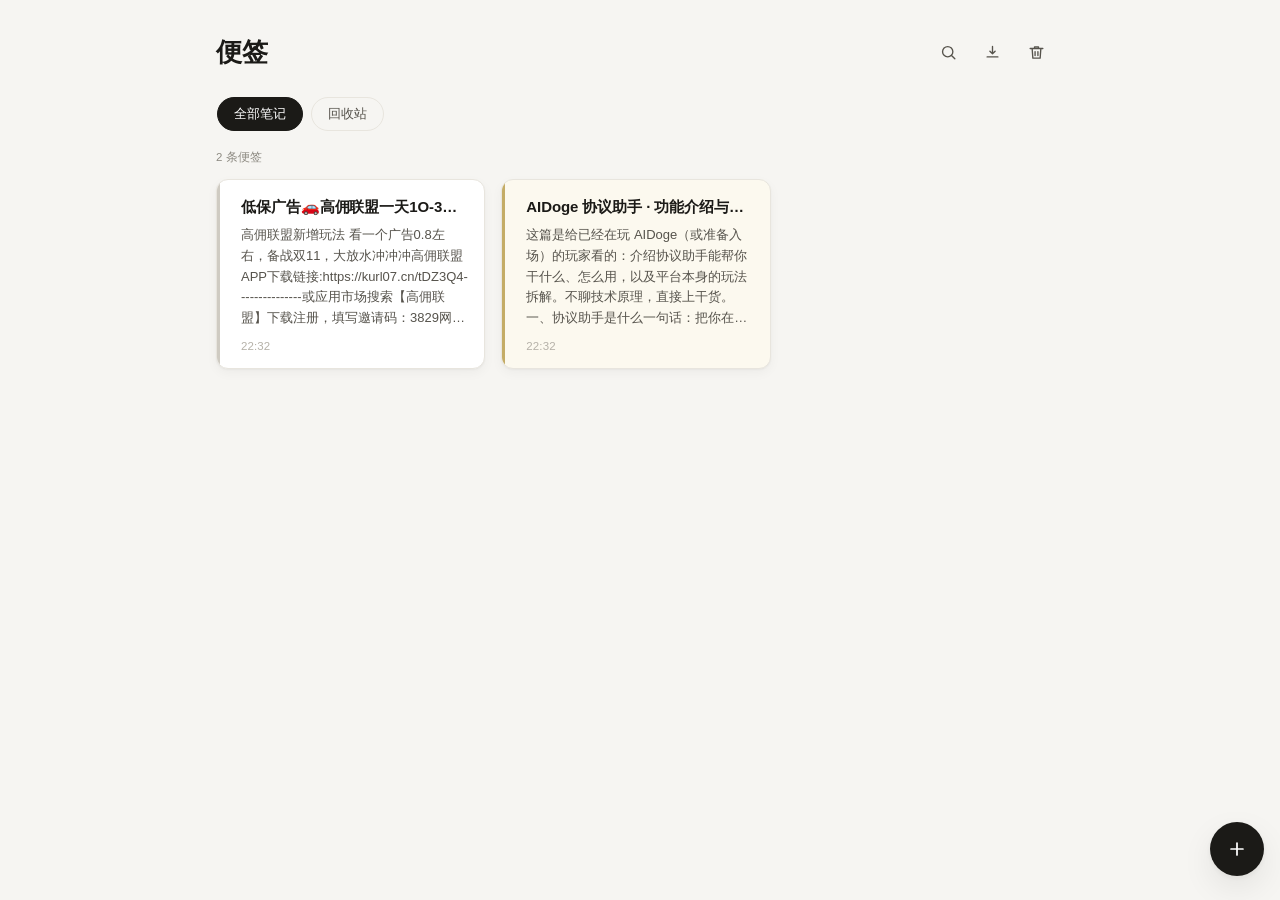
<file: index.html>
<!DOCTYPE html>
<html lang="zh-CN">
<head>
<meta charset="utf-8">
<meta name="viewport" content="width=device-width,initial-scale=1,viewport-fit=cover">
<meta name="theme-color" content="#F6F5F2">
<meta name="robots" content="noindex">
<title>便签 · 复刻版</title>
<link rel="icon" href="data:,">
<style>
  html, body { margin: 0; height: 100%; background: #F6F5F2; color: #1B1A17; }
  body {
    display: flex; align-items: center; justify-content: center;
    font: 15px/1.6 -apple-system, BlinkMacSystemFont, "PingFang SC", "Segoe UI", sans-serif;
  }
  p { opacity: .55; letter-spacing: .02em; }
</style>
<script>
  /* 域名根入口 → 正式应用（保留查询串与 #片段，旧分享链接照样能解） */
  (function () {
    location.replace('coloros/index.html' + location.search + location.hash);
  })();
</script>
</head>
<body><p>正在打开便签…</p></body>
</html>
</file>
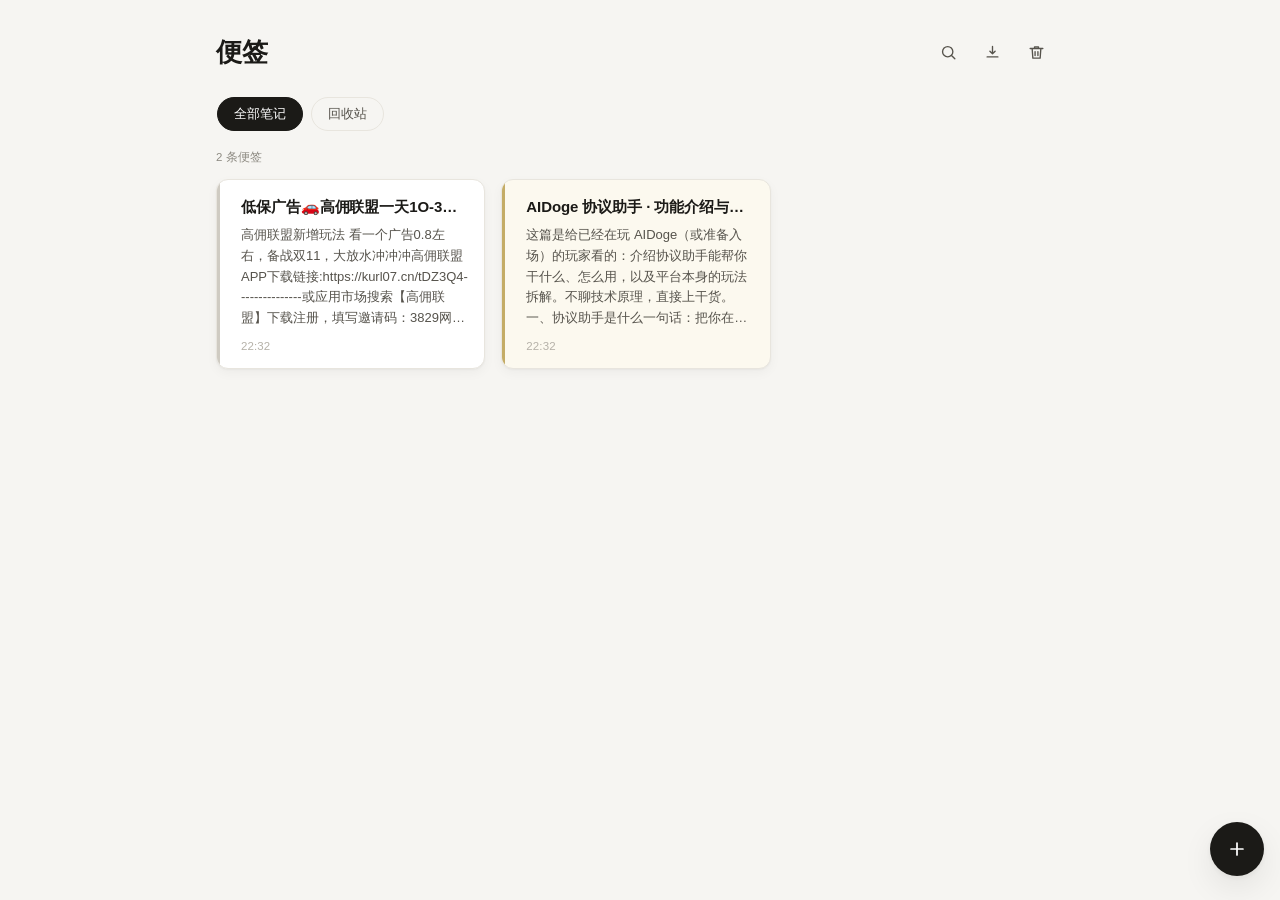
<file: coloros/index.html>
<!DOCTYPE html>
<html lang="zh-CN">
<head>
<meta charset="UTF-8">
<meta name="viewport" content="width=device-width, initial-scale=1, viewport-fit=cover">
<meta name="theme-color" content="#F6F5F2">
<title>便签 · 复刻版</title>
<link rel="stylesheet" href="style.css">
</head>
<body>

<!-- SVG 图标定义：统一 24 画布 / 1.7 描边 / 圆头端点 -->
<svg width="0" height="0" style="position:absolute" aria-hidden="true">
  <defs>
    <symbol id="i-search" viewBox="0 0 24 24"><circle cx="11" cy="11" r="6.5"/><path d="M15.8 15.8L20 20"/></symbol>
    <symbol id="i-trash" viewBox="0 0 24 24"><path d="M4 7h16M9.5 7V4.8h5V7M6.5 7l.9 12.2h9.2L17.5 7M10.2 10.8v5M13.8 10.8v5"/></symbol>
    <symbol id="i-save" viewBox="0 0 24 24"><path d="M12 4.4v9.2M8.7 10.4 12 13.7l3.3-3.3M5.2 17.6h13.6"/></symbol>
    <symbol id="i-back" viewBox="0 0 24 24"><path d="M14.5 5.5L8 12l6.5 6.5"/></symbol>
    <symbol id="i-share" viewBox="0 0 24 24"><circle cx="6.5" cy="12" r="2.4"/><circle cx="17" cy="6.2" r="2.4"/><circle cx="17" cy="17.8" r="2.4"/><path d="M8.7 10.9l6.1-3.5M8.7 13.1l6.1 3.5"/></symbol>
    <symbol id="i-next" viewBox="0 0 24 24"><path d="M5 12h13M12.5 5.5L19 12l-6.5 6.5"/></symbol>
    <symbol id="i-restore" viewBox="0 0 24 24"><path d="M4.5 10.5A8 8 0 1 1 12 20"/><path d="M4.5 5.5v5h5"/></symbol>
    <symbol id="i-plus" viewBox="0 0 24 24"><path d="M12 5.5v13M5.5 12h13"/></symbol>
    <symbol id="i-close" viewBox="0 0 24 24"><path d="M6.5 6.5l11 11M17.5 6.5l-11 11"/></symbol>
    <symbol id="i-link" viewBox="0 0 24 24"><path d="M10.5 13.5a4 4 0 0 0 5.7 0l2.6-2.6a4 4 0 0 0-5.7-5.7l-1.4 1.4"/><path d="M13.5 10.5a4 4 0 0 0-5.7 0l-2.6 2.6a4 4 0 0 0 5.7 5.7l1.4-1.4"/></symbol>
    <symbol id="i-note" viewBox="0 0 24 24"><path d="M6 4.5h8.5L19 9v10.5a1 1 0 0 1-1 1H6a1 1 0 0 1-1-1V5.5a1 1 0 0 1 1-1z"/><path d="M14.2 4.7v4.5h4.5M8.5 13h7M8.5 16.2h4.5"/></symbol>
    <symbol id="i-lock" viewBox="0 0 24 24"><rect x="5" y="10.5" width="14" height="9.5" rx="1.6"/><path d="M8.2 10.5V8a3.8 3.8 0 0 1 7.6 0v2.5M12 14v2.6"/></symbol>
    <symbol id="i-bullet" viewBox="0 0 24 24"><circle cx="5.6" cy="7.5" r="1.15" fill="currentColor" stroke="none"/><circle cx="5.6" cy="12" r="1.15" fill="currentColor" stroke="none"/><circle cx="5.6" cy="16.5" r="1.15" fill="currentColor" stroke="none"/><path d="M9.5 7.5h10M9.5 12h10M9.5 16.5h10"/></symbol>
    <symbol id="i-check-square" viewBox="0 0 24 24"><rect x="4" y="4" width="16" height="16" rx="3.2"/><path d="M8.4 12.2l2.6 2.6 4.6-5"/></symbol>
    <symbol id="i-minus" viewBox="0 0 24 24"><path d="M5 12h14"/></symbol>
    <symbol id="i-image" viewBox="0 0 24 24"><rect x="4" y="5.2" width="16" height="13.6" rx="2.4"/><circle cx="9" cy="10" r="1.35"/><path d="M5.2 17.2l4.4-4 3.3 3 2.6-2.3 4.3 4"/></symbol>
    <symbol id="i-align-center" viewBox="0 0 24 24"><path d="M5 7h14M7.5 12h9M5 17h14"/></symbol>
    <symbol id="i-undo" viewBox="0 0 24 24"><path d="M8.5 6.5L4 11l4.5 4.5"/><path d="M4 11h9.5a5 5 0 0 1 0 10H10"/></symbol>
    <symbol id="i-redo" viewBox="0 0 24 24"><path d="M15.5 6.5L20 11l-4.5 4.5"/><path d="M20 11h-9.5a5 5 0 0 0 0 10H14"/></symbol>
    <symbol id="i-doc" viewBox="0 0 24 24"><path d="M6.5 3.5h7L18.5 8.5V20.5h-12z"/><path d="M13.2 3.6v5h5.2"/><path d="M9 13h6.5M9 16.3h4.5"/></symbol>
  </defs>
</svg>

<!-- ============ 列表视图 ============ -->
<section id="listView">
  <header class="l-head">
    <h1 id="lTitle">便签</h1>
    <div class="l-tools">
      <button id="searchBtn" class="ib" title="搜索" aria-label="搜索">
        <svg class="ico"><use href="#i-search"/></svg>
      </button>
      <button id="backupBtn" class="ib" title="备份与恢复" aria-label="备份与恢复">
        <svg class="ico"><use href="#i-save"/></svg>
      </button>
      <button id="emptyTrash" class="ib" title="清空回收站" aria-label="清空回收站">
        <svg class="ico"><use href="#i-trash"/></svg>
      </button>
    </div>
    <div class="search-wrap" id="searchWrap" hidden>
      <input id="searchInput" placeholder="搜索标题或正文" aria-label="搜索便签">
      <button id="searchClose" aria-label="关闭搜索"><svg class="ico" style="width:16px;height:16px"><use href="#i-close"/></svg></button>
    </div>
  </header>

  <nav class="fol-row" id="folders" aria-label="分类"></nav>
  <div class="l-count" id="listCount"></div>

  <main class="grid" id="grid"></main>

  <div class="empty" id="empty" hidden>
    <span class="empty-ico"><svg class="ico"><use href="#i-note"/></svg></span>
    <p id="emptyText">还没有便签</p>
    <button class="rf-btn" id="btnRestoreDoc" hidden style="height:auto;padding:11px 20px;font-size:var(--fs-4)">恢复复刻文档到首页</button>
    <button class="rf-btn" id="btnRestoreTut" hidden style="height:auto;padding:11px 20px;font-size:var(--fs-4)">恢复 AIDoge 教程到首页</button>
  </div>
  </div>

  <button class="fab" id="fab" aria-label="新建便签" title="新建便签">
    <svg class="ico"><use href="#i-plus"/></svg>
  </button>
</section>

<!-- ============ 编辑视图 ============ -->
<section id="editView" hidden>
  <header class="e-head">
    <button class="ib" id="backBtn" title="返回" aria-label="返回">
      <svg class="ico"><use href="#i-back"/></svg>
    </button>
    <span class="e-meta" id="editMeta"></span>
    <div class="e-acts">
      <button class="ib" id="shareBtn" title="分享" aria-label="分享">
        <svg class="ico"><use href="#i-share"/></svg>
      </button>
      <button class="ib" id="restoreBtn" hidden title="恢复" aria-label="恢复便签">
        <svg class="ico"><use href="#i-restore"/></svg>
      </button>
      <button class="ib" id="delBtn" title="移入回收站" aria-label="移入回收站">
        <svg class="ico"><use href="#i-trash"/></svg>
      </button>
      <button class="ib" id="trashBtn" title="关闭" aria-label="关闭并返回列表">
        <svg class="ico"><use href="#i-next"/></svg>
      </button>
    </div>
  </header>

  <div class="paper" id="paperBox" data-note-color="paper">
    <input id="titleInput" placeholder="标题" aria-label="便签标题">
    <div id="editor" contenteditable="true" spellcheck="false" data-ph="开始输入…" aria-label="便签正文" role="textbox" aria-multiline="true"></div>
  </div>

  <footer class="e-tools">
    <div class="t-row" id="toolbar" role="toolbar" aria-label="格式工具">
      <button data-t="bold" title="加粗" aria-label="加粗" style="font-weight:680;font-size:15px">B</button>
      <button data-t="italic" title="斜体" aria-label="斜体" style="font-style:italic;font-size:15px;font-family:Georgia,serif">I</button>
      <button data-t="underline" title="下划线" aria-label="下划线" style="text-decoration:underline;text-underline-offset:2px;font-size:15px">U</button>
      <button data-t="strike" title="删除线" aria-label="删除线" style="text-decoration:line-through;font-size:15px">S</button>
      <span class="sep" aria-hidden="true"></span>
      <button data-t="h2" title="标题" aria-label="标题" style="font-weight:660;font-size:14px">H</button>
      <button data-t="quote" title="引用" aria-label="引用" style="font-size:17px;line-height:1">“</button>
      <button data-t="ul" title="无序列表" aria-label="无序列表">
        <svg class="ico"><use href="#i-bullet"/></svg>
      </button>
      <button data-t="ol" title="有序列表" aria-label="有序列表" style="font-size:13px;font-variant-numeric:tabular-nums">1.</button>
      <button data-t="todo" title="待办" aria-label="插入待办">
        <svg class="ico"><use href="#i-check-square"/></svg>
      </button>
      <span class="sep" aria-hidden="true"></span>
      <button data-t="hr" title="分割线" aria-label="插入分割线">
        <svg class="ico"><use href="#i-minus"/></svg>
      </button>
      <button data-t="img" title="插入图片" aria-label="插入图片">
        <svg class="ico"><use href="#i-image"/></svg>
      </button>
      <button data-t="center" title="居中" aria-label="居中对齐">
        <svg class="ico"><use href="#i-align-center"/></svg>
      </button>
      <span class="sep" aria-hidden="true"></span>
      <button data-t="undo" title="撤销" aria-label="撤销">
        <svg class="ico"><use href="#i-undo"/></svg>
      </button>
      <button data-t="redo" title="重做" aria-label="重做">
        <svg class="ico"><use href="#i-redo"/></svg>
      </button>
    </div>
    <div class="t-row colors" id="colorRow" role="group" aria-label="便签纸颜色"></div>
    <input type="file" id="imgFile" accept="image/*" hidden>
  </footer>
</section>

<!-- ============ 分享链接阅读视图 ============ -->
<section id="readView" hidden>
  <header class="e-head">
    <span class="e-meta" id="readMeta"></span>
    <div class="e-acts">
      <span id="readLive" hidden style="font-size:12px;line-height:1;padding:5px 9px;border-radius:999px;background:#EAF3EC;color:#3C6B47;border:1px solid #CFE3D4;white-space:nowrap;margin-right:6px">● 实时同步</span>
      <button class="ib" id="readCopyBtn" title="复制链接" aria-label="复制链接">
        <svg class="ico"><use href="#i-link"/></svg>
      </button>
    </div>
  </header>
  <div class="paper" style="margin-top:8px">
    <h2 id="readTitle" class="read-t"></h2>
    <div id="readPaper" class="read-body"></div>
  </div>
  <footer class="read-foot">
    <button class="rf-btn" id="readPwBtn" hidden>
      <svg class="ico" style="width:17px;height:17px;display:inline-block;vertical-align:-3px;margin-right:6px"><use href="#i-lock"/></svg>输入密码查看
    </button>
  </footer>
</section>

<!-- ============ 分享面板 ============ -->
<div class="sheet" id="shareSheet" hidden>
  <div class="sheet-mask" id="shareMask"></div>
  <div class="sheet-body">
    <div class="sh-title">分享笔记</div>
    <button class="sh-item" id="shLink">以链接形式分享</button>
    <button class="sh-item" id="shText">以文字形式分享</button>
    <button class="sh-item" id="shPic">以图片形式分享</button>
    <div class="sh-pw" id="shPwRow" hidden>
      <label class="sh-pw-label" for="shPwInput">查看密码</label>
      <input type="password" id="shPwInput" placeholder="留空 = 不加密" aria-label="查看密码，留空则不加密">
      <button id="shPwGo">生成</button>
    </div>
    <div class="sh-live" id="shLiveRow" hidden>
      <label class="sh-live-label" for="shLiveChk">
        <input type="checkbox" id="shLiveChk">
        <span>固定链接 · 内容随时更新</span>
      </label>
      <div class="sh-live-hint" id="shLiveHint">首次创建后，以后每次保存都会自动同步这条链接（对方不用换链接，页面约 20~30 秒自动更新）</div>
    </div>
    <div class="sh-link" id="shLinkBox" hidden></div>
    <div class="sh-gh" id="shGhRow" hidden>
      <div class="sh-gh-t">🔗 让每个文档的链接都变短</div>
      <div class="sh-gh-d">内容存进你自己仓库的 shares/ 目录，链接只有 40 多个字符。<strong>注意：该目录公开可读</strong>，私密内容请点「查看密码」加密后再分享。只需授权一次：</div>
      <div class="sh-pw">
        <input type="password" id="ghToken" placeholder="粘贴 GitHub 令牌" aria-label="GitHub 令牌">
        <button id="ghSave">保存</button>
      </div>
      <a class="sh-gh-link" href="https://github.com/settings/tokens/new?scopes=repo&amp;description=bianqian-share" target="_blank" rel="noopener noreferrer">没有令牌？点这里创建 ↗ 页面底部点 Generate token，复制后粘贴到上面</a>
      <div class="sh-gh-err" id="ghErr" hidden></div>
    </div>
    <button class="sh-cancel" id="shCancel">取消</button>
  </div>
</div>

<div class="toast" id="toast" hidden role="status" aria-live="polite"></div>

<!-- ============ 备份面板 ============ -->
<div class="sheet" id="backupSheet" hidden>
  <div class="sheet-mask" id="backupMask"></div>
  <div class="sheet-body">
    <div class="sh-title">备份与恢复</div>
    <button class="sh-item" id="bkExport">导出全部便签</button>
    <button class="sh-item" id="bkImport">从备份文件恢复</button>
    <div class="sh-gh" id="bkNote">
      <div class="sh-gh-d">导出的 .json 文件可以换设备、换域名时搬运。恢复时按原编号写入，同一条不会重复。</div>
      <div class="sh-gh-err" id="bkErr" hidden></div>
    </div>
    <input type="file" id="bkFile" accept="application/json,.json" hidden>
    <button class="sh-cancel" id="bkCancel">取消</button>
  </div>
</div>

<script src="codec.js"></script>
<script src="db.js"></script>
<script src="tutorial-content.js"></script>
<script src="coloros-doc-content.js"></script>
<script src="editor.js"></script>
<script src="app.js"></script>
</body>
</html>
</file>
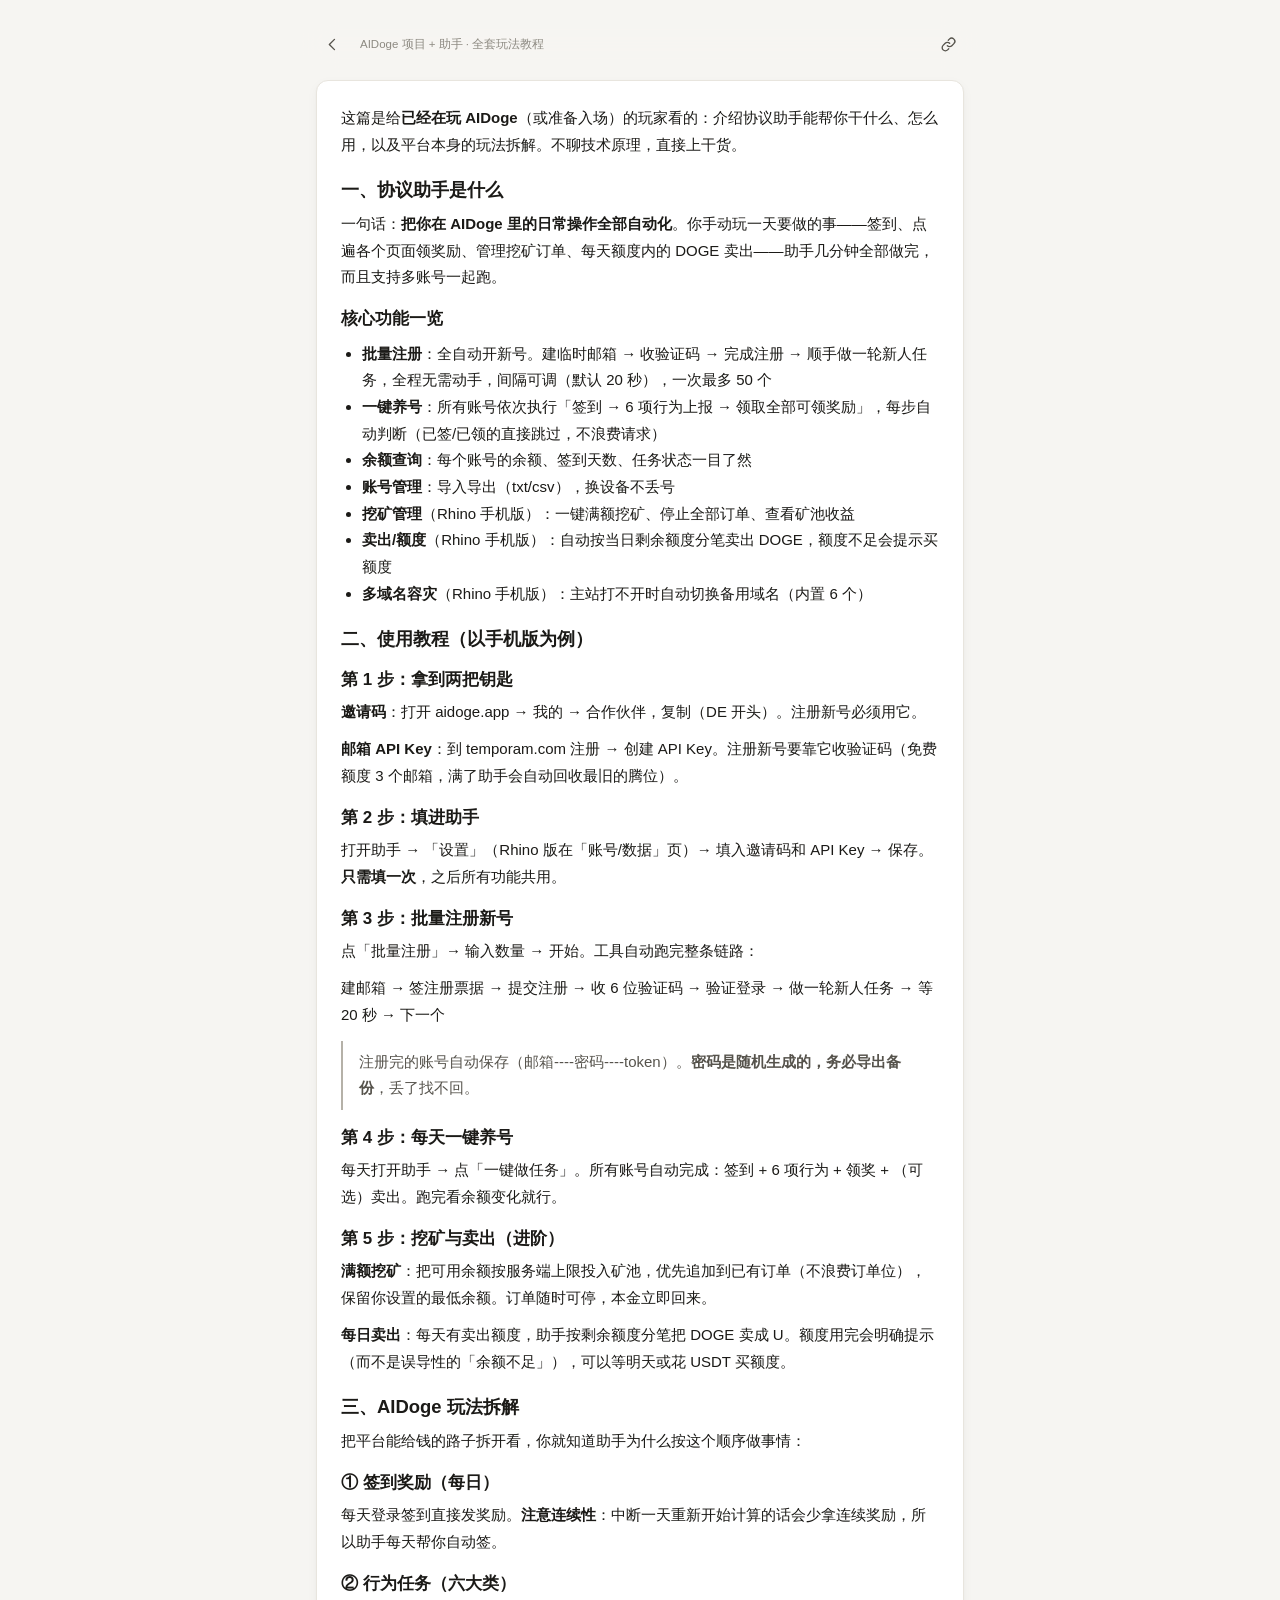
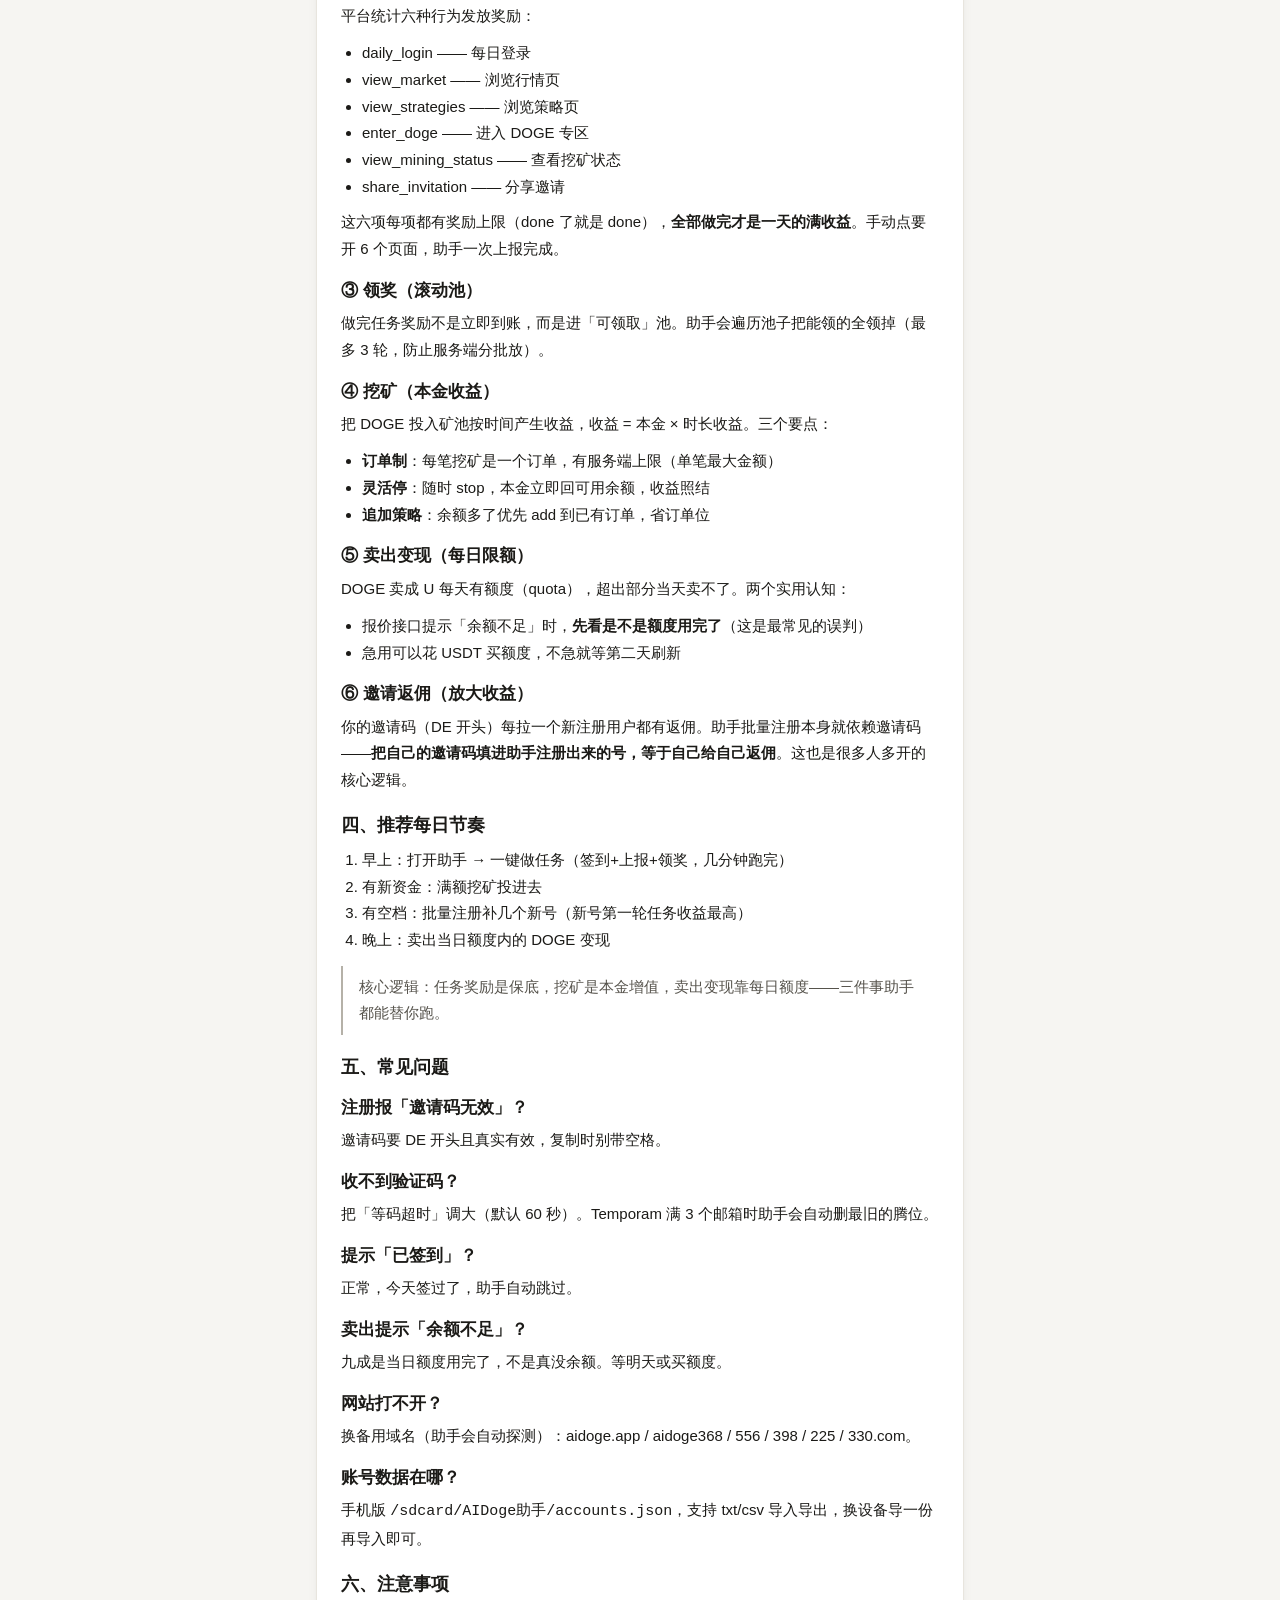
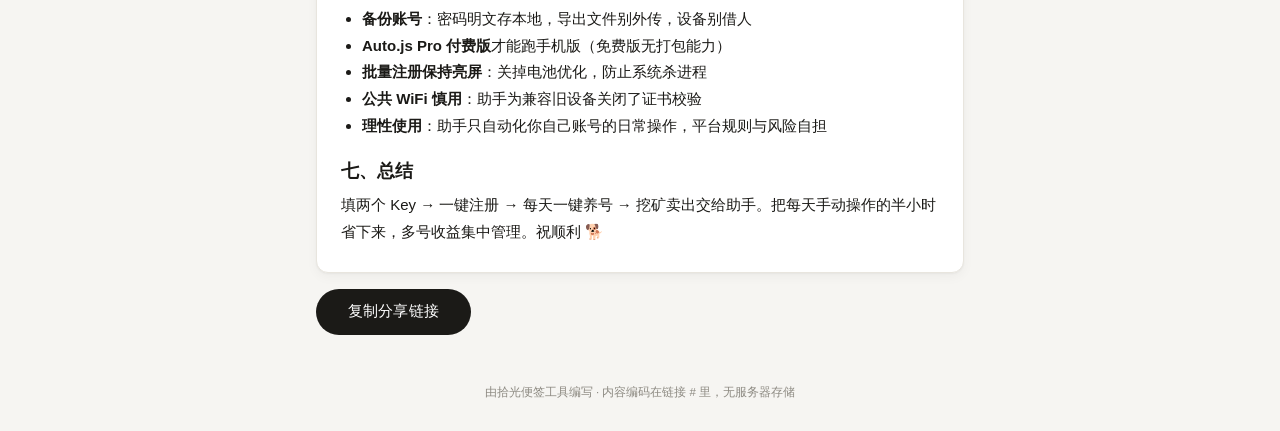
<file: coloros/aidoge-tutorial.html>
<!DOCTYPE html>
<html lang="zh-CN">
<head>
<meta charset="UTF-8">
<meta name="viewport" content="width=device-width, initial-scale=1, viewport-fit=cover">
<meta name="theme-color" content="#F6F5F2">
<title>AIDoge 全套教程 · 便签</title>
<link rel="stylesheet" href="style.css">
<style>
.doc-wrap { max-width: 680px; margin: 0 auto; padding: var(--sp-4) var(--sp-4) var(--sp-6); }
.doc-actions { display: flex; gap: var(--sp-2); margin-top: var(--sp-4); }
.doc-msg { margin-top: var(--sp-3); font-size: var(--fs-4); color: var(--ink-2); line-height: 1.6; min-height: 20px; text-align: center; }
.doc-note { margin-top: var(--sp-4); font-size: var(--fs-5); color: var(--ink-3); line-height: 1.6; text-align: center; }
</style>
</head>
<body>

<div class="doc-wrap">
  <header class="e-head" style="position:static;margin:0 calc(var(--sp-4) * -1)">
    <button class="ib" id="btnBack" title="返回" aria-label="返回">
      <svg class="ico"><use href="#i-back"/></svg>
    </button>
    <span class="e-meta">AIDoge 项目 + 助手 · 全套玩法教程</span>
    <div class="e-acts">
      <button class="ib" id="btnShareTop" title="复制分享链接" aria-label="复制分享链接">
        <svg class="ico"><use href="#i-link"/></svg>
      </button>
    </div>
  </header>

  <div class="paper" data-note-color="paper">
    <div id="docPreview"></div>
  </div>

  <div class="doc-actions">
    <button id="btnShare" class="rf-btn">复制分享链接</button>
  </div>

  <div class="doc-msg" id="msg" role="status" aria-live="polite"></div>
  <p class="doc-note">由拾光便签工具编写 · 内容编码在链接 # 里，无服务器存储</p>
</div>

<div class="toast" id="toast" hidden role="status" aria-live="polite"></div>

<svg width="0" height="0" style="position:absolute" aria-hidden="true">
  <defs>
    <symbol id="i-back" viewBox="0 0 24 24"><path d="M14.5 5.5L8 12l6.5 6.5"/></symbol>
    <symbol id="i-link" viewBox="0 0 24 24"><path d="M10.5 13.5a4 4 0 0 0 5.7 0l2.6-2.6a4 4 0 0 0-5.7-5.7l-1.4 1.4"/><path d="M13.5 10.5a4 4 0 0 0-5.7 0l-2.6 2.6a4 4 0 0 0 5.7 5.7l1.4-1.4"/></symbol>
  </defs>
</svg>

<script src="codec.js"></script>
<script src="tutorial-content.js"></script>
<script>
var TITLE = AIDOGE_TUTORIAL.title;
var HTML = AIDOGE_TUTORIAL.html;

function toast(m) {
  var t = document.getElementById('toast');
  t.textContent = m; t.hidden = false;
  clearTimeout(t._tm);
  t._tm = setTimeout(function () { t.hidden = true; }, 2200);
}

var preview = document.getElementById('docPreview');
preview.innerHTML = NF.sanitize(HTML);
preview.className = 'read-body';

var msg = document.getElementById('msg');
document.getElementById('btnBack').onclick = function () { location.href = 'index.html'; };

/* 站点根地址由 NF.base() 统一决定：自定义域名生效后优先用域名 */
function pageBase() {
  return NF.base();
}

function doShare() {
  /* 教程是内置固定内容，分享直接给短路由，不再编码进链接 */
  var link = pageBase() + 'aidoge.html';
  var done = function () { toast('短链接已复制，直接发朋友圈 ✓'); };
  var fallback = function () {
    var ta = document.createElement('textarea');
    ta.value = link;
    ta.style.cssText = 'position:fixed;left:-9999px';
    document.body.appendChild(ta); ta.select();
    try { document.execCommand('copy'); done(); } catch (e) { toast('复制失败'); }
    document.body.removeChild(ta);
  };
  if (navigator.clipboard && navigator.clipboard.writeText) {
    navigator.clipboard.writeText(link).then(done, fallback);
  } else fallback();
}
document.getElementById('btnShare').onclick = doShare;
document.getElementById('btnShareTop').onclick = doShare;
</script>
</body>
</html>
</file>
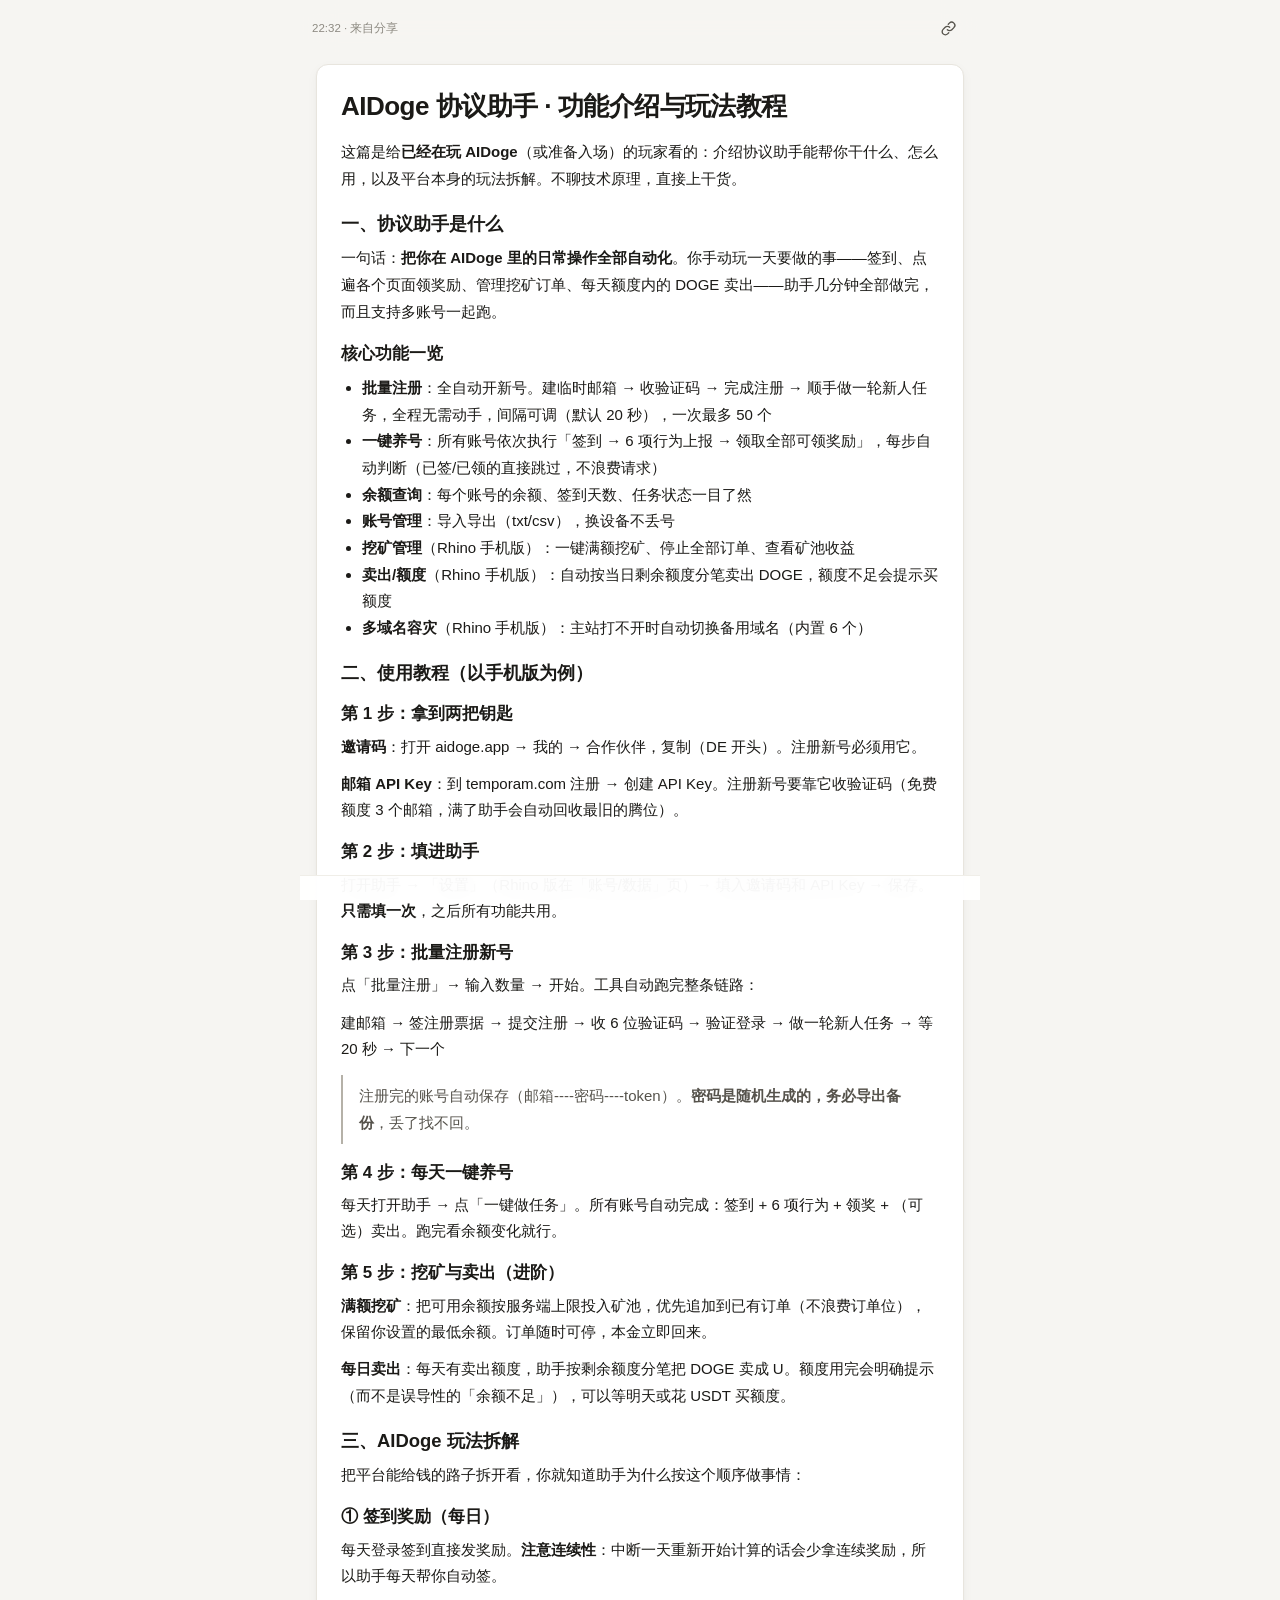
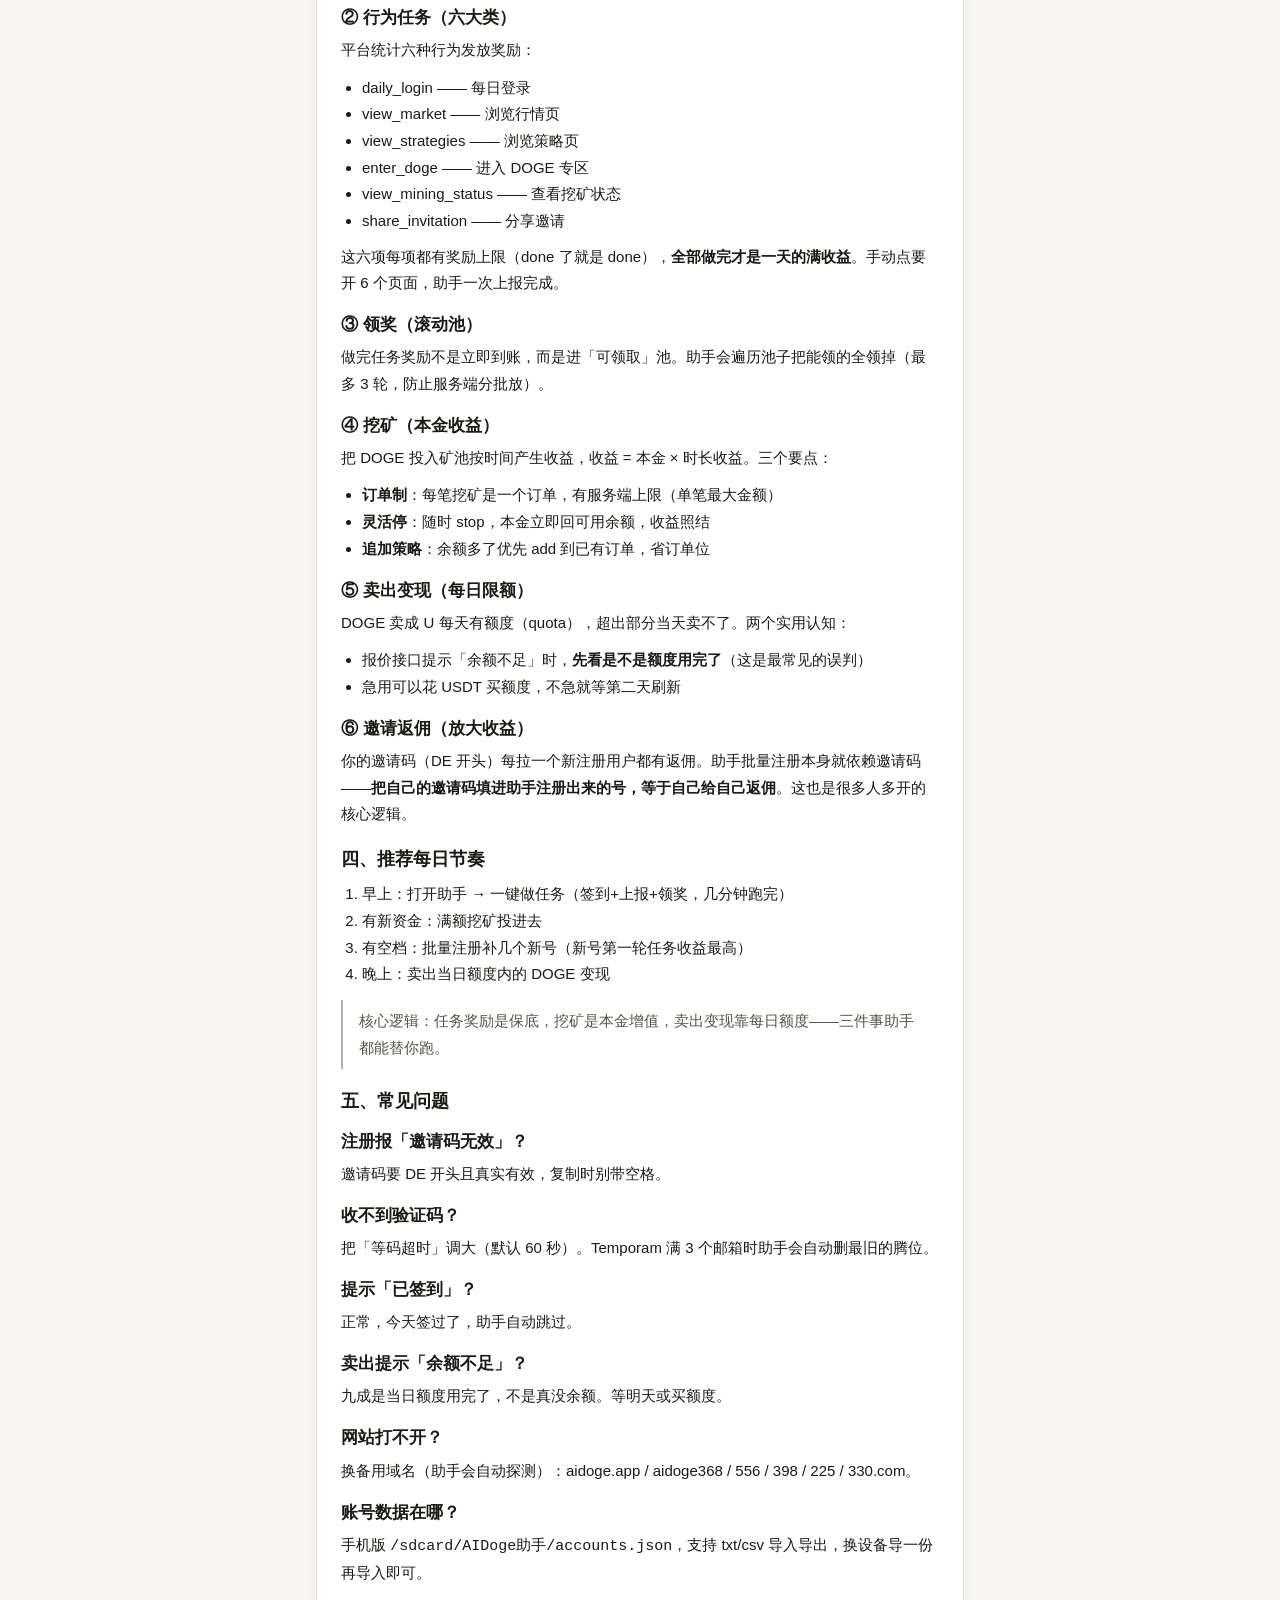
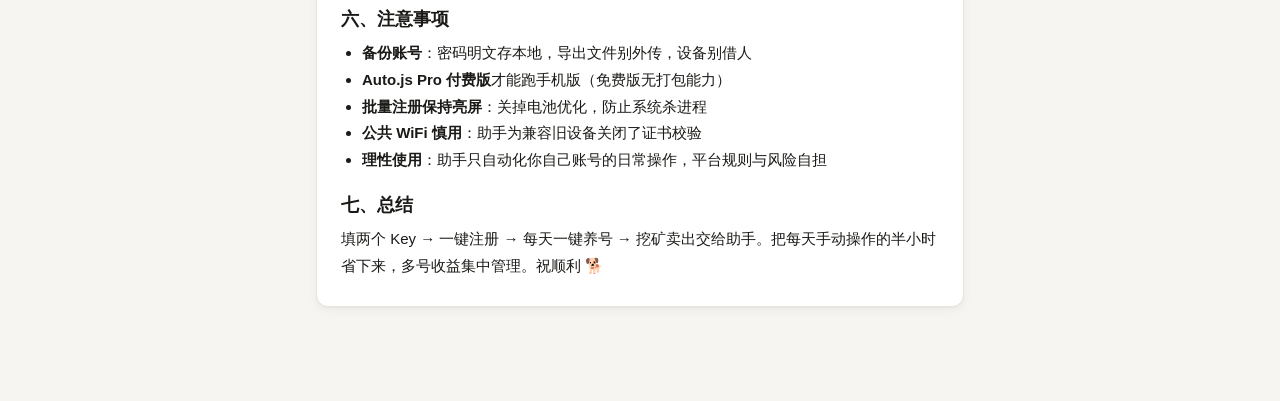
<file: coloros/aidoge.html>
<!DOCTYPE html>
<html lang="zh-CN">
<head>
<meta charset="UTF-8">
<meta name="viewport" content="width=device-width, initial-scale=1, viewport-fit=cover">
<title>AIDoge 协议助手教程</title>
<script>
/* 短路由：立即以阅读态打开内置教程（内容来自 tutorial-content.js，无长链接） */
location.replace('index.html#aidoge-tutorial');
</script>
</head>
<body></body>
</html>
</file>
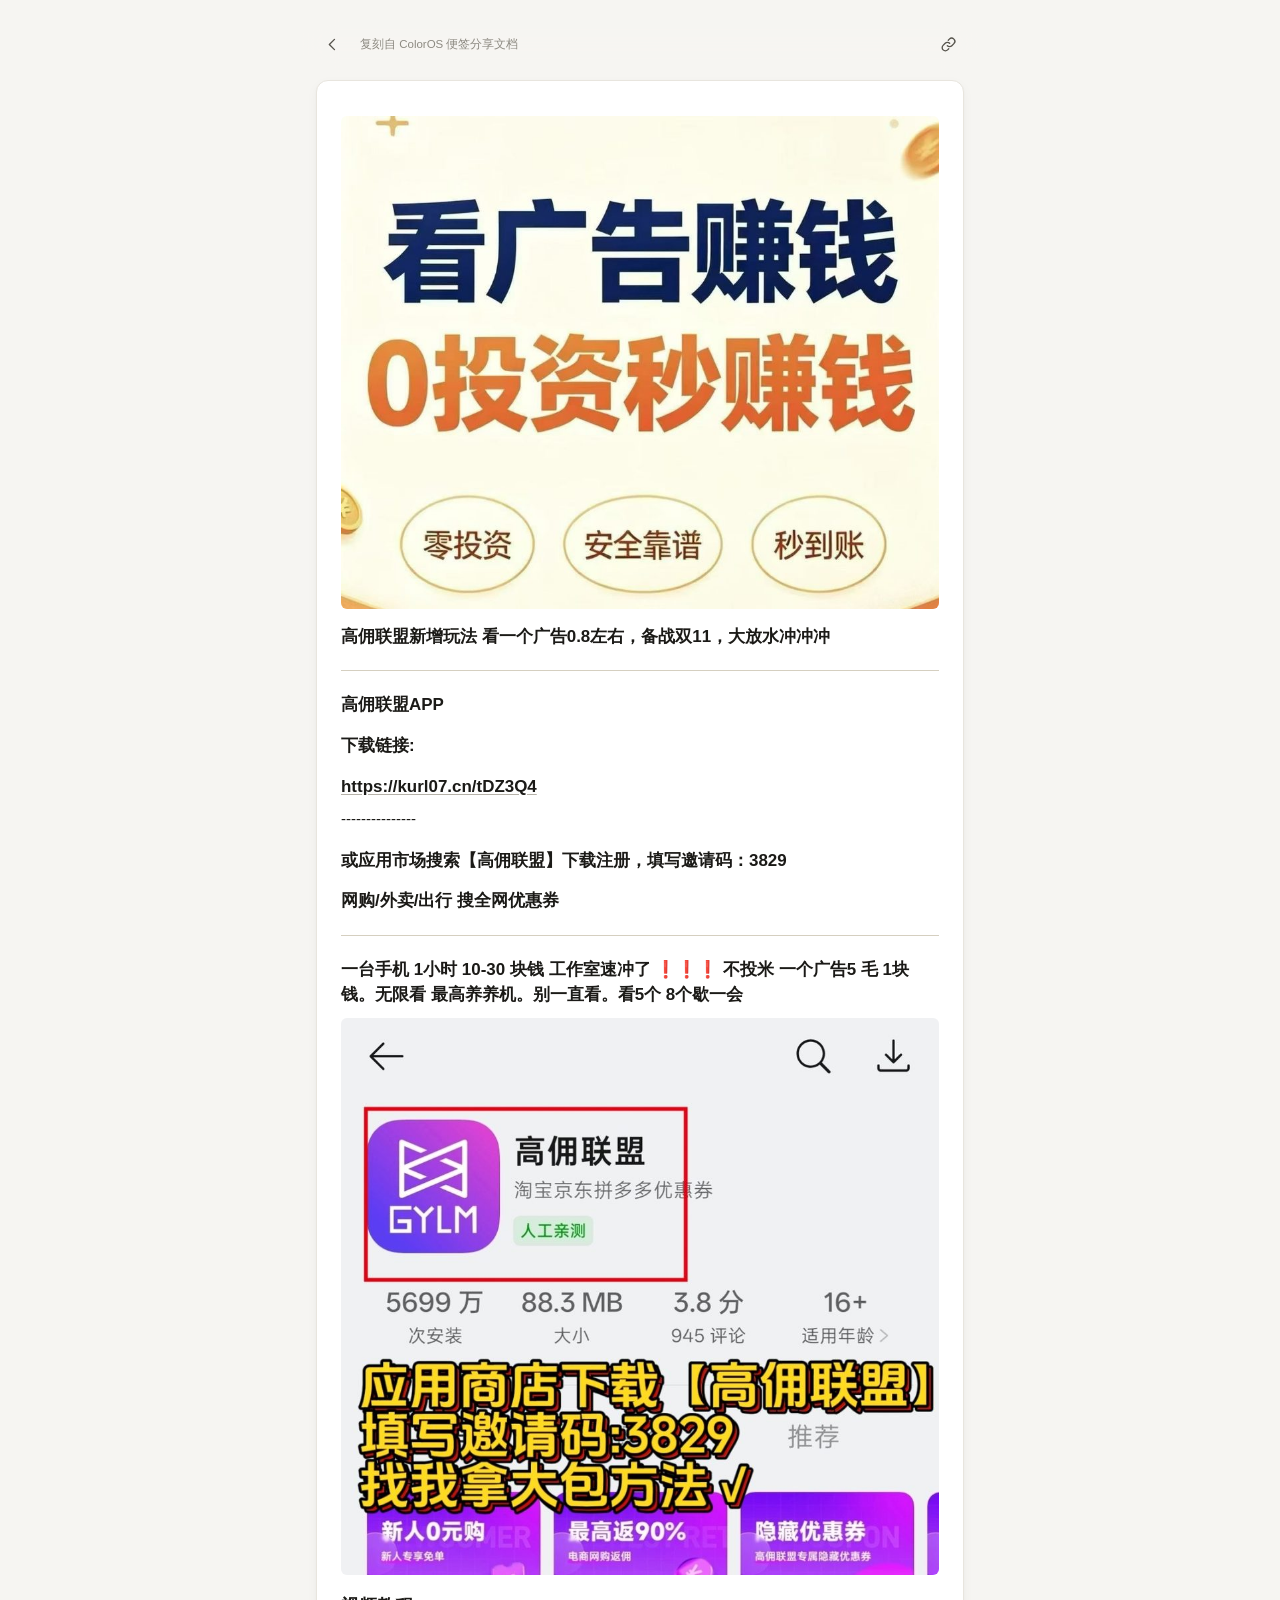
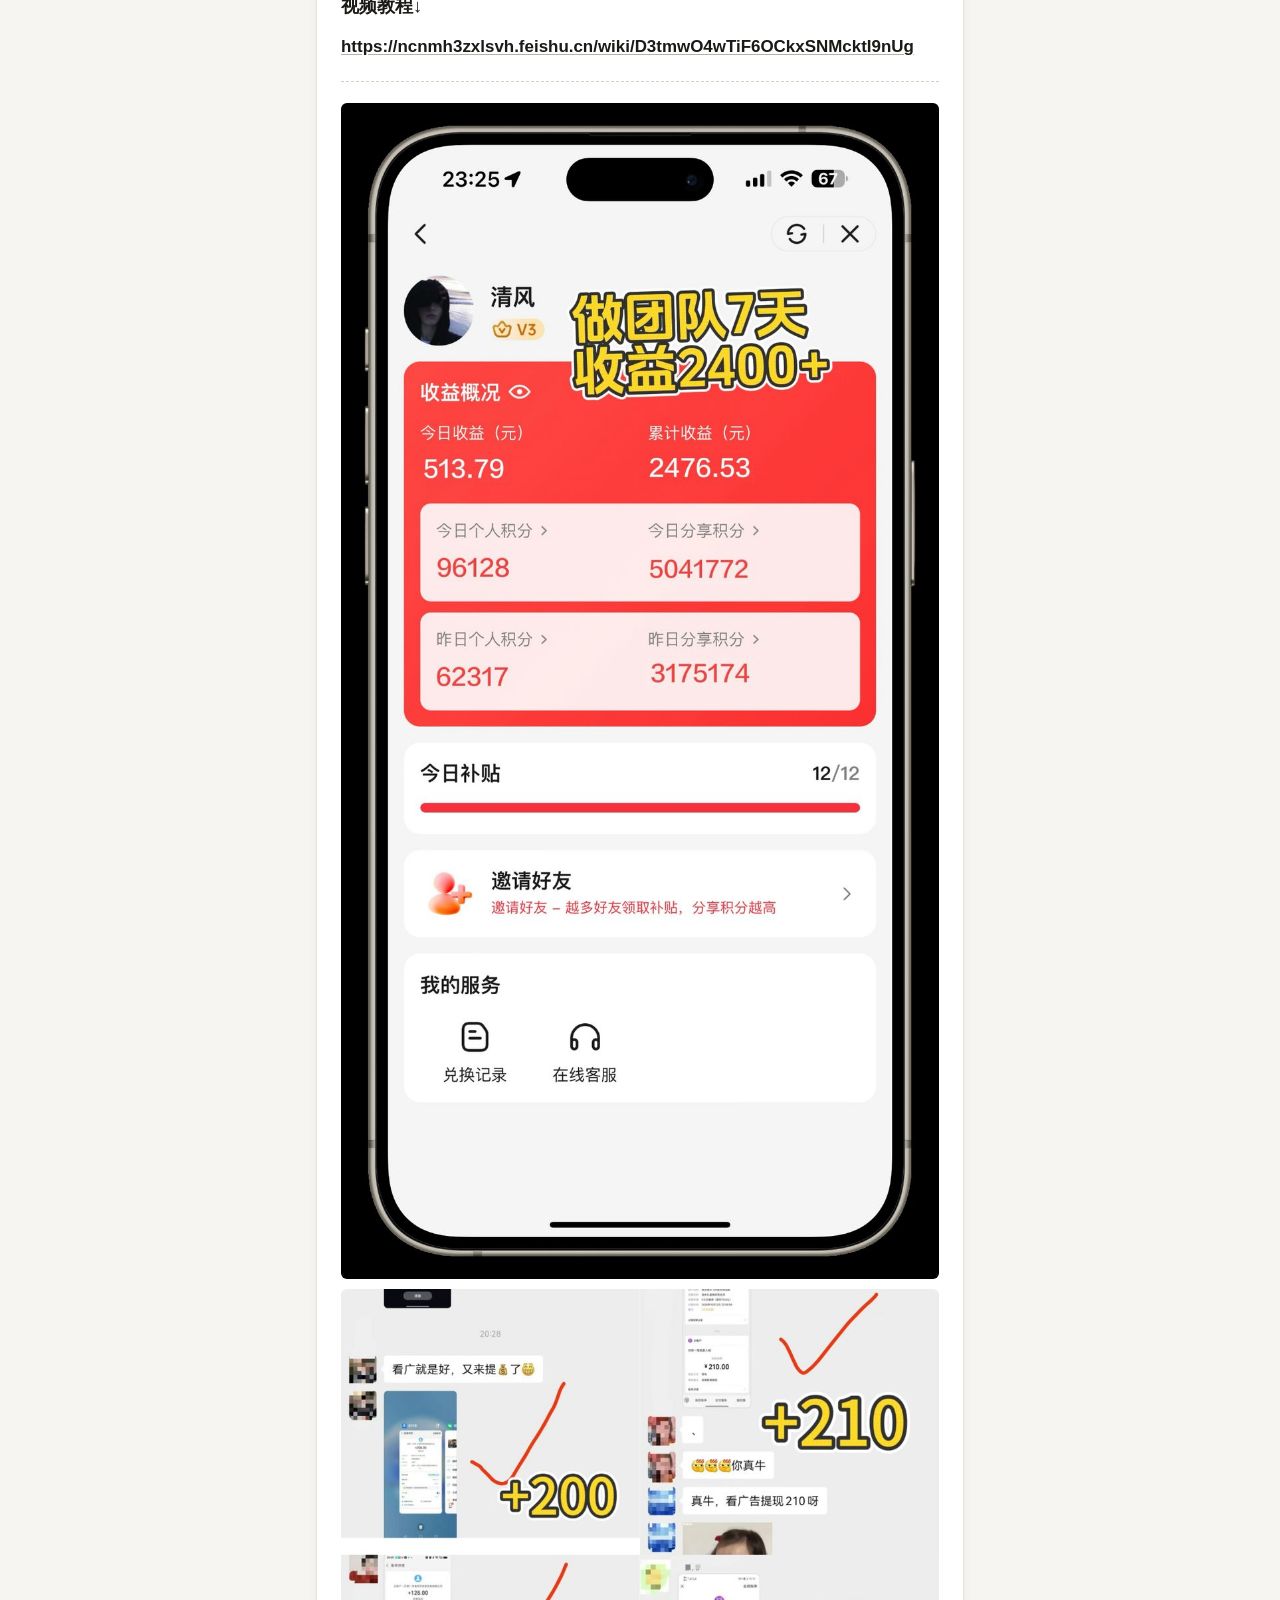
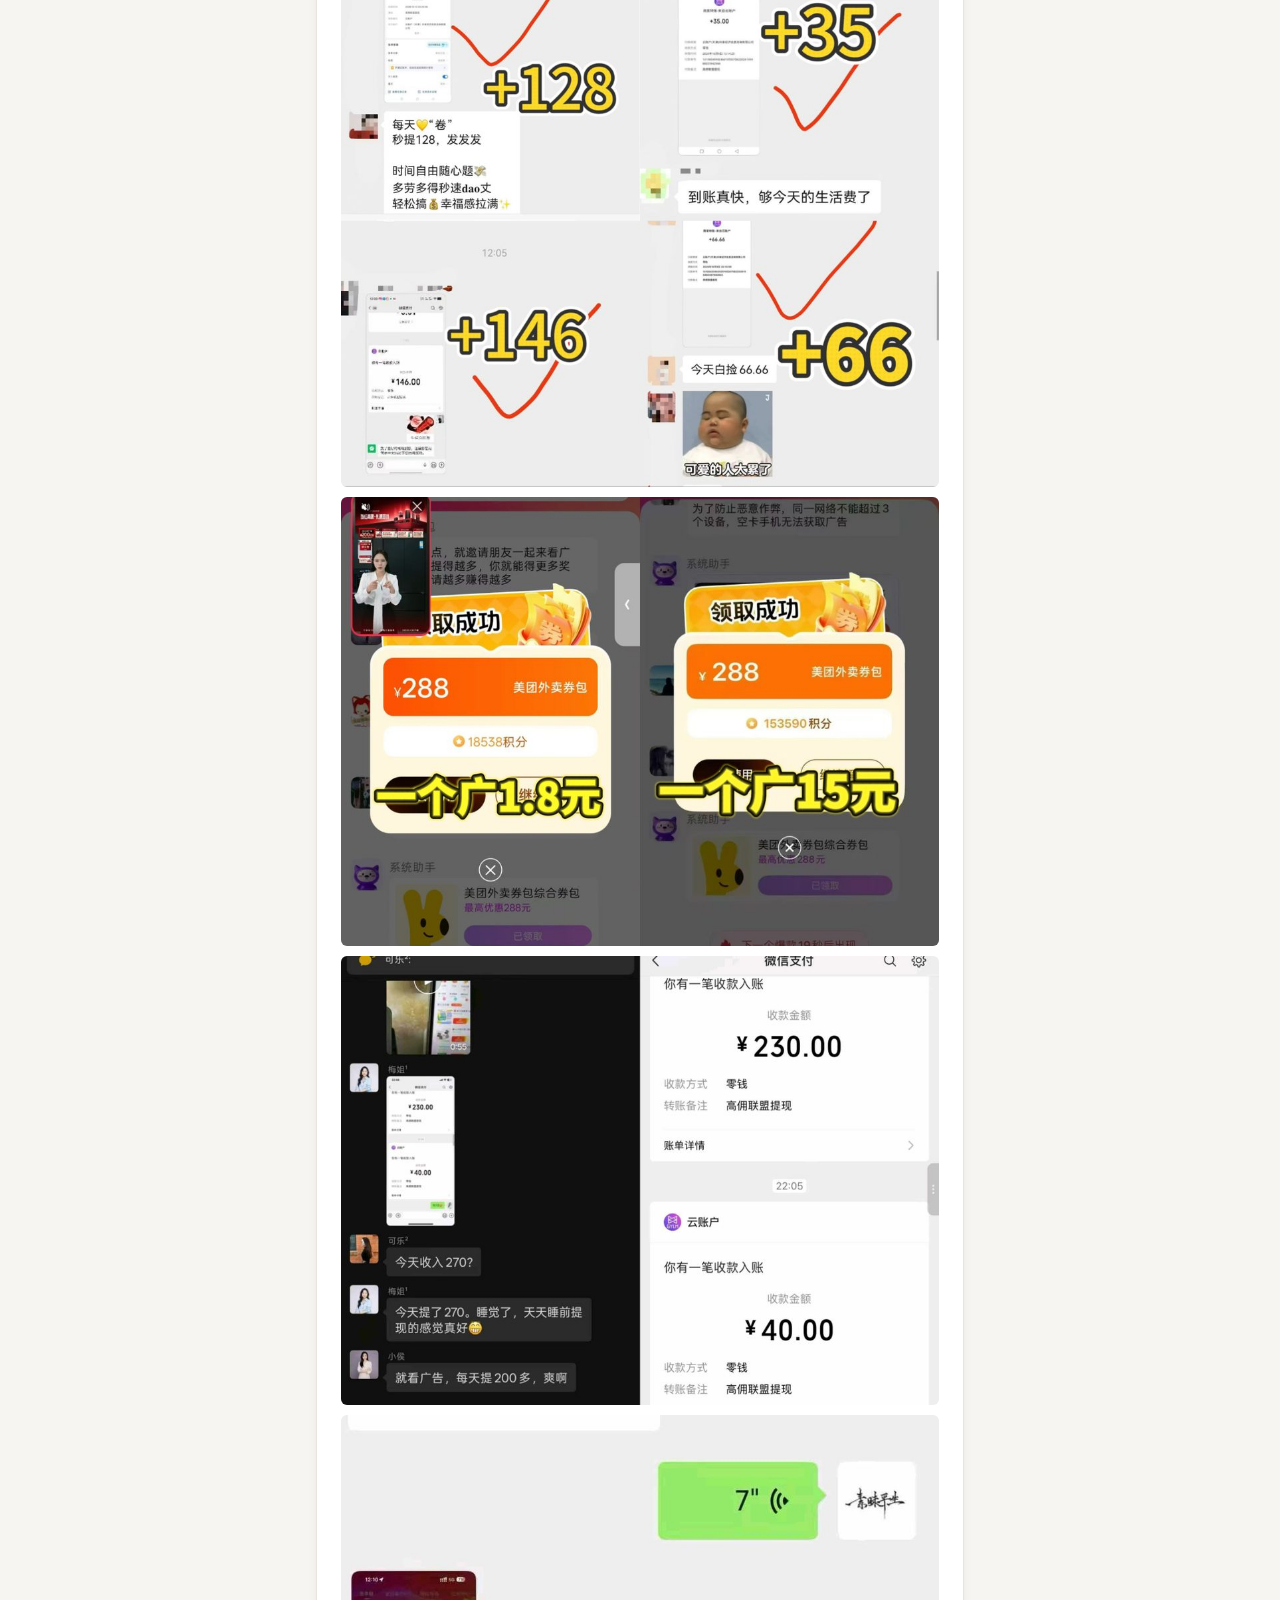
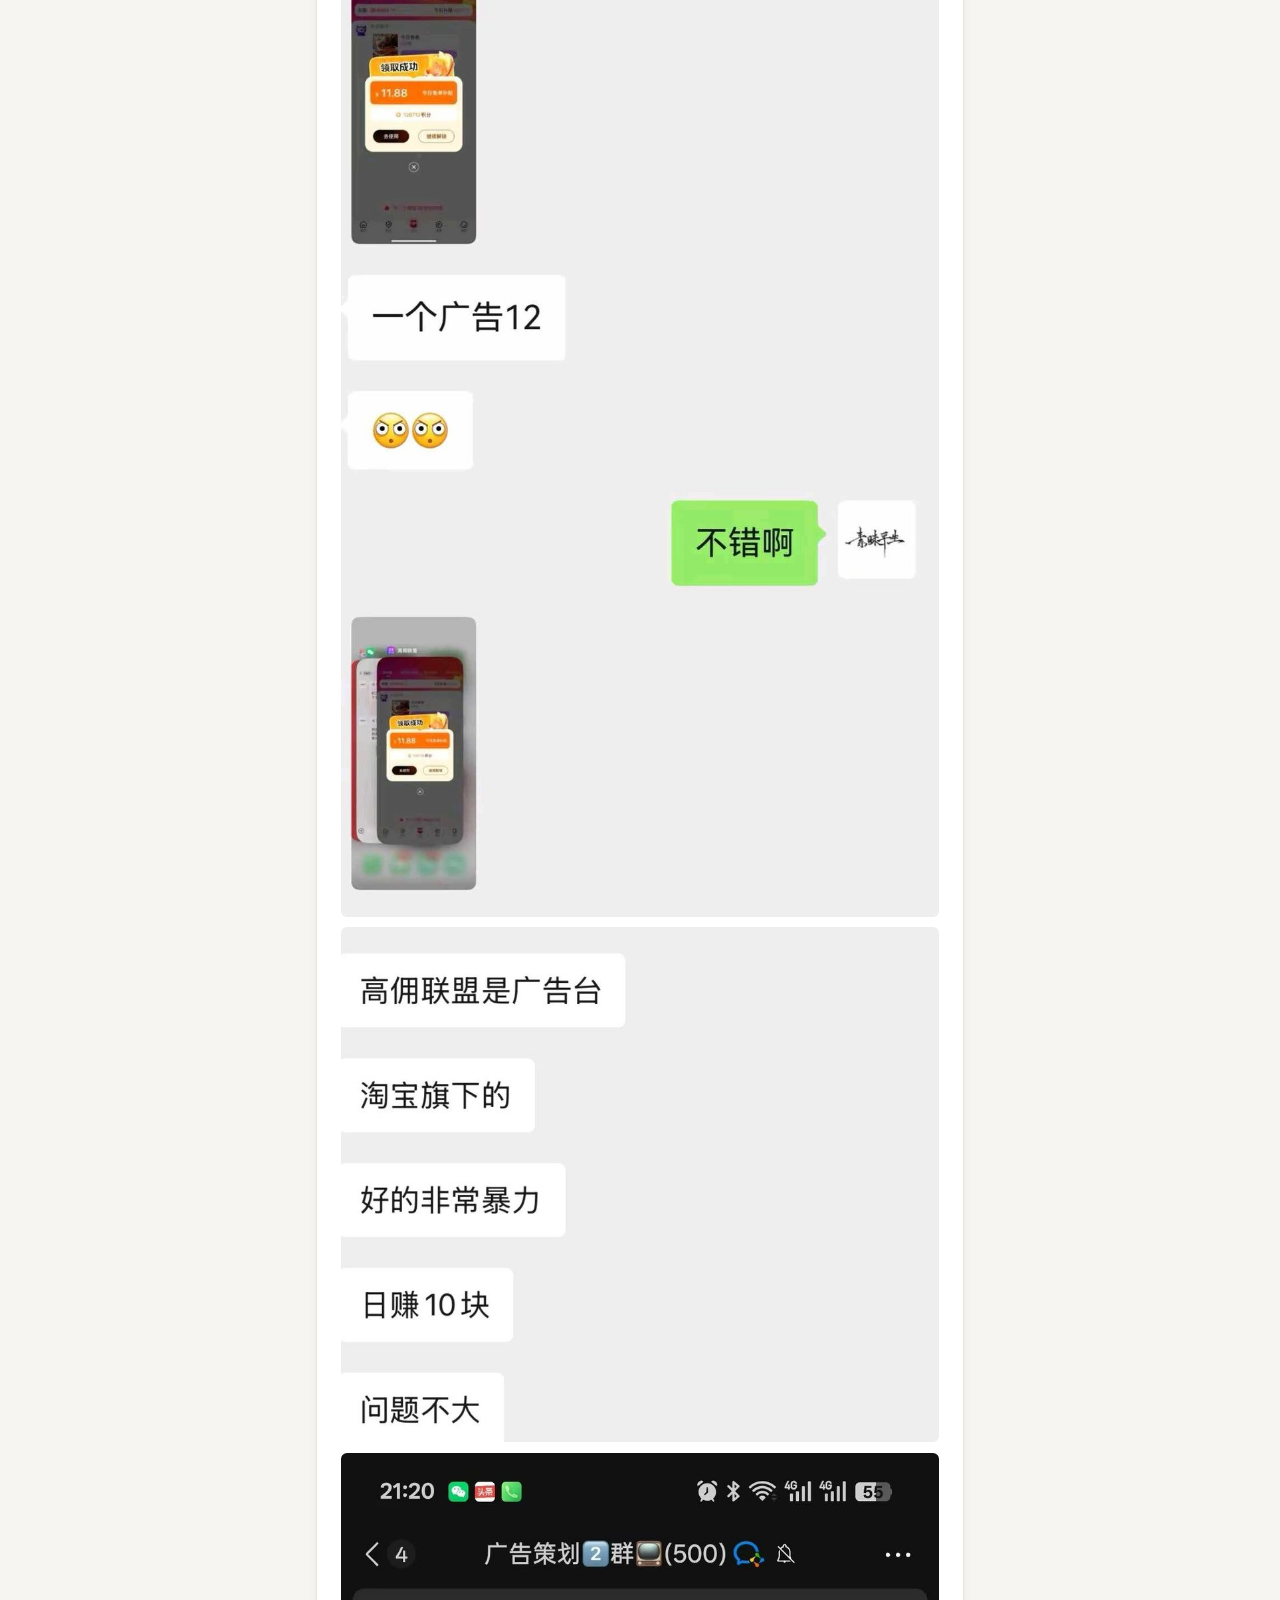
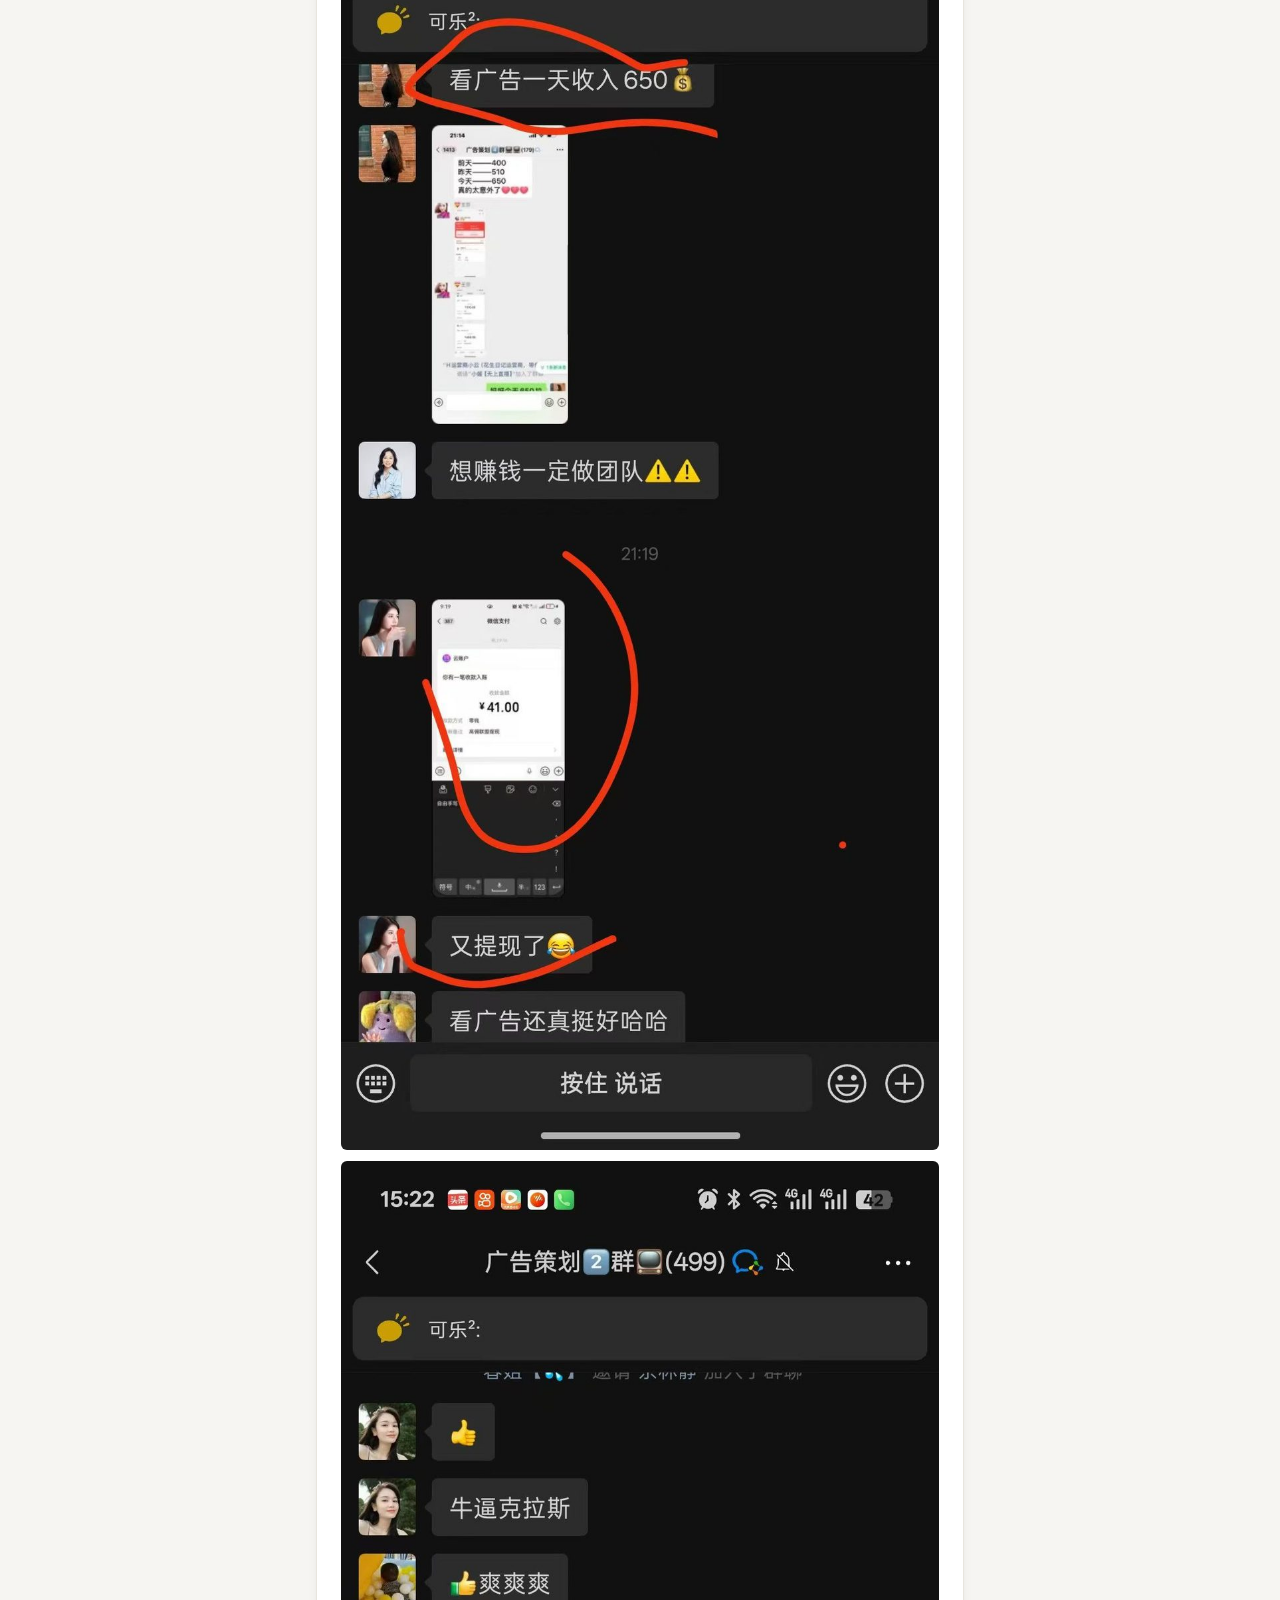
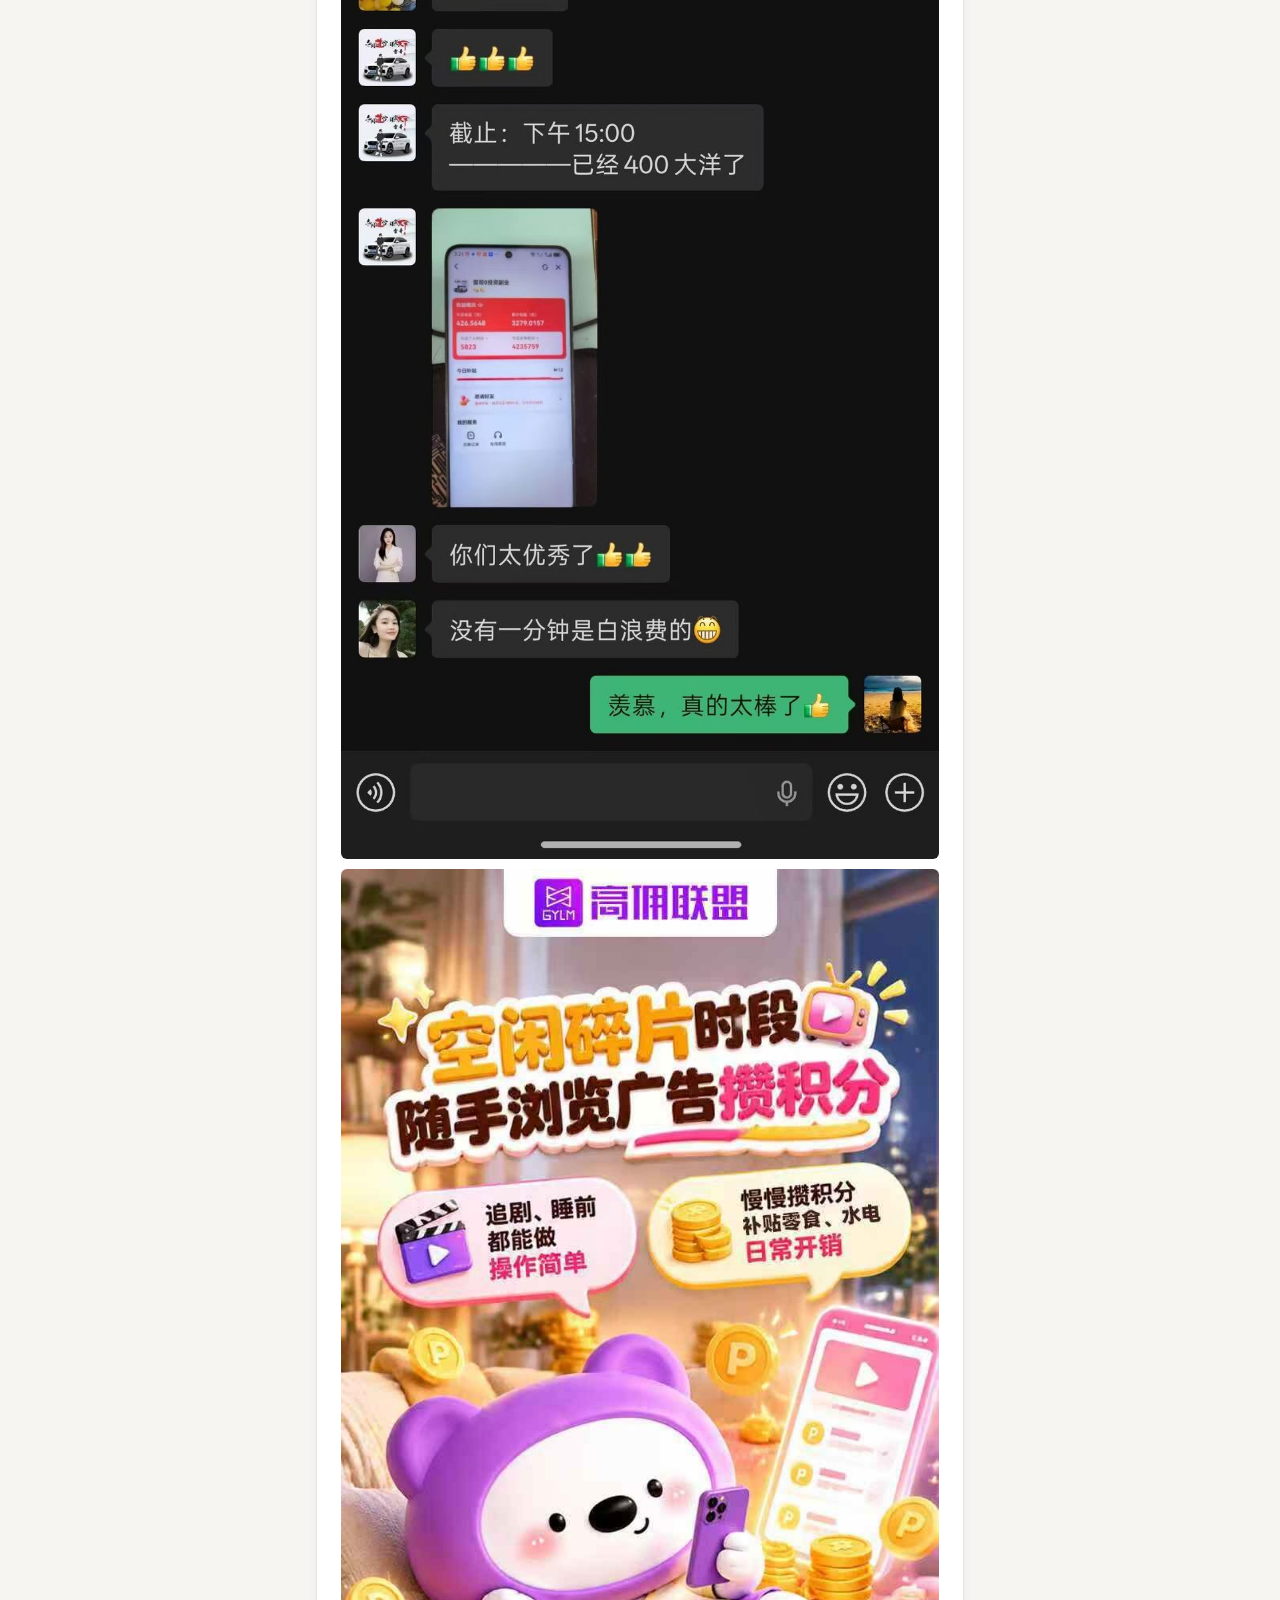
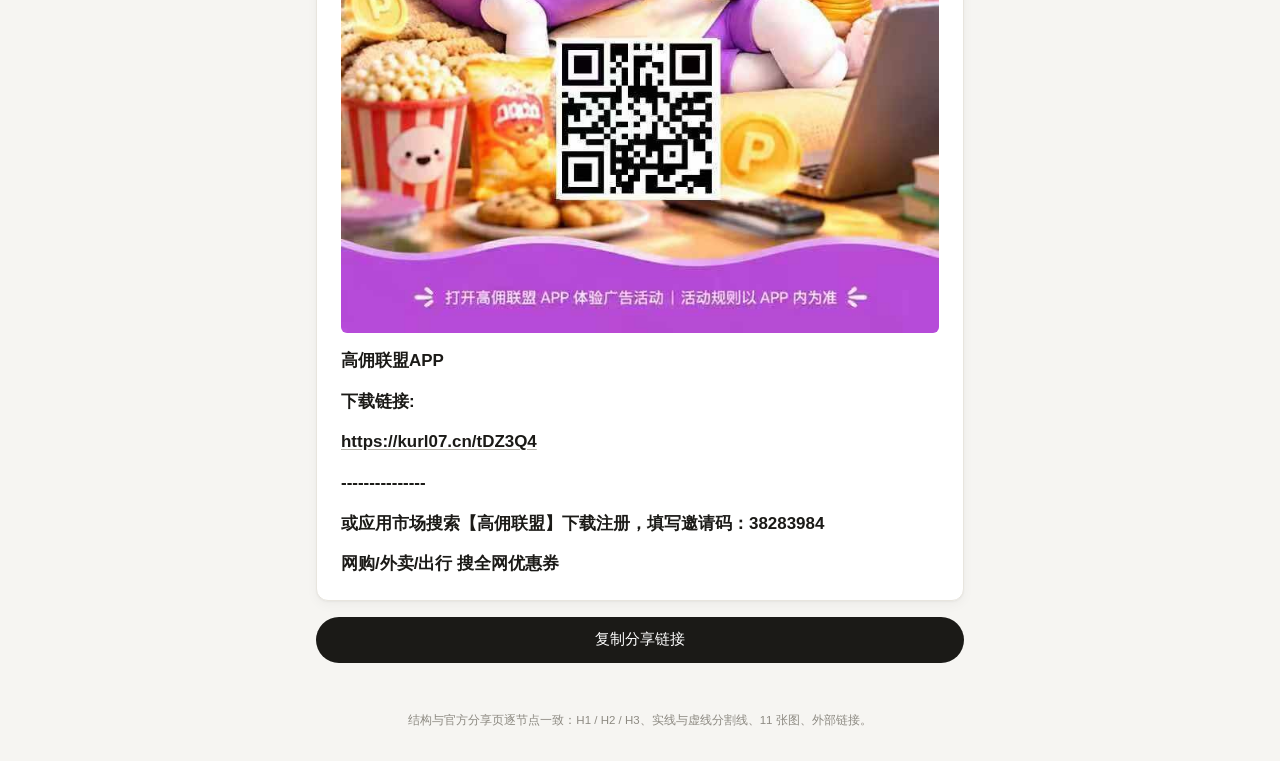
<file: coloros/import-doc.html>
<!DOCTYPE html>
<html lang="zh-CN">
<head>
<meta charset="UTF-8">
<meta name="viewport" content="width=device-width, initial-scale=1, viewport-fit=cover">
<meta name="theme-color" content="#F6F5F2">
<title>导入复刻文档 · 便签</title>
<link rel="stylesheet" href="style.css">
<style>
/* 导入页专用：极少量页内样式，其余全部走 style.css 的 token */
.doc-wrap { max-width: 680px; margin: 0 auto; padding: var(--sp-4) var(--sp-4) var(--sp-6); }
.doc-actions { display: flex; gap: var(--sp-2); margin-top: var(--sp-4); }
.doc-actions .rf-btn { flex: 1; padding: 0 var(--sp-4); }
.doc-msg {
  margin-top: var(--sp-3);
  font-size: var(--fs-4);
  color: var(--ink-2);
  line-height: 1.6;
  min-height: 20px;
  text-align: center;
}
.doc-note {
  margin-top: var(--sp-4);
  font-size: var(--fs-5);
  color: var(--ink-3);
  line-height: 1.6;
  text-align: center;
}
</style>
</head>
<body>

<div class="doc-wrap">
  <header class="e-head" style="position:static;margin:0 calc(var(--sp-4) * -1)">
    <button class="ib" id="btnBack" title="返回" aria-label="返回">
      <svg class="ico"><use href="#i-back"/></svg>
    </button>
    <span class="e-meta">复刻自 ColorOS 便签分享文档</span>
    <div class="e-acts">
      <button class="ib" id="btnShareTop" title="复制分享链接" aria-label="复制分享链接">
        <svg class="ico"><use href="#i-link"/></svg>
      </button>
    </div>
  </header>

  <div class="paper" data-note-color="paper">
    <div id="docPreview"></div>
  </div>

  <div class="doc-actions">
    <button id="btnShare" class="rf-btn">复制分享链接</button>
  </div>

  <div class="doc-msg" id="msg" role="status" aria-live="polite"></div>

  <p class="doc-note">结构与官方分享页逐节点一致：H1 / H2 / H3、实线与虚线分割线、11 张图、外部链接。</p>
</div>

<div class="toast" id="toast" hidden role="status" aria-live="polite"></div>

<svg width="0" height="0" style="position:absolute" aria-hidden="true">
  <defs>
    <symbol id="i-back" viewBox="0 0 24 24"><path d="M14.5 5.5L8 12l6.5 6.5"/></symbol>
    <symbol id="i-link" viewBox="0 0 24 24"><path d="M10.5 13.5a4 4 0 0 0 5.7 0l2.6-2.6a4 4 0 0 0-5.7-5.7l-1.4 1.4"/><path d="M13.5 10.5a4 4 0 0 0-5.7 0l-2.6 2.6a4 4 0 0 0 5.7 5.7l1.4-1.4"/></symbol>
    <symbol id="i-plus" viewBox="0 0 24 24"><path d="M12 5.5v13M5.5 12h13"/></symbol>
  </defs>
</svg>

<script src="codec.js"></script>
<script>
var TITLE = '低保广告🚗高佣联盟一天1O-3O米不等，1米起秒提秒到';
/* 复刻正文：结构与官方分享页逐节点一致（来源 notes.coloros.com/s/eQ7GZmEsT0Gn_1 渲染结果）
   图片已转存本仓库 assets/（原 heytapcs 签名 URL 7 天过期）
   注意：正文不放 <h1> —— 标题由页面 readTitle / titleInput 承载，否则阅读视图会出现双标题。
   官方原文档结构 = 标题下直接接第一张图。 */
var HTML =
  '<img src="assets/ad1.jpg" alt="">'
  + '<h3>高佣联盟新增玩法 看一个广告0.8左右，备战双11，大放水冲冲冲</h3>'
  + '<hr style="border-top:1px solid #d5cfc0">'
  + '<h3>高佣联盟APP</h3>'
  + '<h3>下载链接:</h3>'
  + '<h3><a href="https://kurl07.cn/tDZ3Q4" target="_blank" rel="noopener noreferrer">https://kurl07.cn/tDZ3Q4</a></h3>'
  + '<div>---------------</div>'
  + '<h3>或应用市场搜索【高佣联盟】下载注册，填写邀请码：3829</h3>'
  + '<h3>网购/外卖/出行 搜全网优惠券</h3>'
  + '<hr style="border-top:1px solid #d5cfc0">'
  + '<h3>一台手机 1小时 <span style="white-space:nowrap">10-30</span> 块钱 工作室速冲了 ❗️❗️❗️ 不投米  一个广告5 毛 1块钱。无限看 最高养养机。别一直看。看5个 8个歇一会</h3>'
  + '<img src="assets/ad2.jpg" alt="">'
  + '<h2>视频教程↓</h2>'
  + '<h3><a href="https://ncnmh3zxlsvh.feishu.cn/wiki/D3tmwO4wTiF6OCkxSNMcktI9nUg" target="_blank" rel="noopener noreferrer">https://ncnmh3zxlsvh.feishu.cn/wiki/D3tmwO4wTiF6OCkxSNMcktI9nUg</a></h3>'
  + '<hr style="border-top:1px dashed #d5cfc0">'
  + '<img src="assets/ad3.jpg" alt=""><img src="assets/ad4.jpg" alt=""><img src="assets/ad5.jpg" alt="">'
  + '<img src="assets/ad6.jpg" alt=""><img src="assets/ad7.jpg" alt=""><img src="assets/ad8.jpg" alt="">'
  + '<img src="assets/ad9.jpg" alt=""><img src="assets/ad10.jpg" alt=""><img src="assets/ad11.jpg" alt="">'
  + '<h3>高佣联盟APP</h3>'
  + '<h3>下载链接:</h3>'
  + '<h3><a href="https://kurl07.cn/tDZ3Q4" target="_blank" rel="noopener noreferrer">https://kurl07.cn/tDZ3Q4</a></h3>'
  + '<h3>---------------</h3>'
  + '<h3>或应用市场搜索【高佣联盟】下载注册，填写邀请码：38283984</h3>'
  + '<h3>网购/外卖/出行 搜全网优惠券</h3>';

function toast(m) {
  var t = document.getElementById('toast');
  t.textContent = m; t.hidden = false;
  clearTimeout(t._tm);
  t._tm = setTimeout(function () { t.hidden = true; }, 2200);
}

var preview = document.getElementById('docPreview');
preview.innerHTML = NF.sanitize(HTML);
/* 文档预览用阅读视图的排版规则（与 style.css 的 .read-body 同源） */
preview.className = 'read-body';
preview.style.fontSize = 'var(--fs-3)';

var msg = document.getElementById('msg');

document.getElementById('btnBack').onclick = function () {
  location.href = 'index.html';
};

/* 站点根地址由 NF.base() 统一决定：自定义域名生效后优先用域名 */
function pageBase() {
  return NF.base();
}

function doShare() {
  NF.encode({ v: 1, title: TITLE, html: HTML, ts: Date.now() }).then(function (enc) {
    var link = pageBase() + '#' + enc;
    var done = function (short) {
      toast(short ? '短链接已复制，直接发就行 ✓' : '分享链接已复制（' + (link.length / 1024).toFixed(1) + ' KB）');
    };
    var fallback = function () {
      var ta = document.createElement('textarea');
      ta.value = link;
      ta.style.cssText = 'position:fixed;left:-9999px';
      document.body.appendChild(ta); ta.select();
      try { document.execCommand('copy'); done(false); } catch (e) { toast('复制失败，请手动复制'); }
      document.body.removeChild(ta);
    };
    if (link.length <= 500) {
      if (navigator.clipboard && navigator.clipboard.writeText) {
        navigator.clipboard.writeText(link).then(function(){done(false);}, fallback);
      } else fallback();
      return;
    }
    /* 长链自动转 TinyURL 短链，失败回退完整链接 */
    fetch('https://tinyurl.com/api-create.php?url=' + encodeURIComponent(link))
      .then(function (r) { return r.ok ? r.text() : Promise.reject(); })
      .then(function (short) {
        short = (short || '').trim();
        if (!/^https:\/\/tinyurl\.com\/\w+$/.test(short)) short = link;
        if (navigator.clipboard && navigator.clipboard.writeText) {
          navigator.clipboard.writeText(short).then(function(){done(short!==link);}, fallback);
        } else fallback();
      })
      ['catch'](function () {
        if (navigator.clipboard && navigator.clipboard.writeText) {
          navigator.clipboard.writeText(link).then(function(){done(false);}, fallback);
        } else fallback();
      });
  });
}
document.getElementById('btnShare').onclick = doShare;
document.getElementById('btnShareTop').onclick = doShare;
</script>
</body>
</html>
</file>
<file: coloros/style.css>
/* ============================================================
   便签 · 视觉系统
   方向：简约克制、低饱和、高对比、大留白
   原则：一个强调色（墨黑）；颜色只做"识别标记"，不做"装饰"
   ============================================================ */

/* ---------- 1. Design Tokens ---------- */
:root {
  /* 中性阶（暖调，与便签纸同源） */
  --bg:        #F6F5F2;
  --surface:   #FFFFFF;
  --surface-2: #FBFAF7;
  --line:      #E8E5DE;
  --line-soft: #F0EEE8;

  /* 墨色阶 */
  --ink:   #1B1A17;
  --ink-2: #56534C;
  --ink-3: #8D8A82;
  --ink-4: #B5B1A8;

  /* 强调色：只有一个，用墨黑（高级感的关键：彩色让位） */
  --accent: #1B1A17;
  --on-accent: #FFFFFF;

  /* 语义色（仅状态用，不做装饰） */
  --danger: #B4453C;

  /* 字号阶梯：5 级，够用 */
  --fs-1: 26px;  /* 页面主标题 */
  --fs-2: 19px;  /* 便签标题 */
  --fs-3: 15px;  /* 正文 */
  --fs-4: 13px;  /* 次要信息 */
  --fs-5: 11.5px;/* 元数据 */

  /* 间距：4 的倍数 */
  --sp-1: 4px;
  --sp-2: 8px;
  --sp-3: 12px;
  --sp-4: 16px;
  --sp-5: 24px;
  --sp-6: 32px;

  /* 圆角：3 种 */
  --r-sm: 6px;
  --r-md: 12px;
  --r-full: 999px;

  /* 投影：只有一层，极轻 */
  --shadow-1: 0 1px 2px rgba(27, 26, 23, .04), 0 4px 12px rgba(27, 26, 23, .04);
  --shadow-2: 0 2px 6px rgba(27, 26, 23, .06), 0 12px 32px rgba(27, 26, 23, .08);

  /* 便签纸色：极低饱和，只在纸张大面积使用时才感知到色相 */
  --note-paper:  #FFFFFF;
  --note-mist:   #F3F6F9;
  --note-lemon:  #FCF9EF;
  --note-peach:  #FBF4F0;
  --note-violet: #F6F3FA;
  --note-mint:   #F0F6F1;
  --note-dark:   #1E1D1B;

  /* 便签识别条：3px 竖线，唯一出现饱和色的地方 */
  --bar-paper:  #CFCBC2;
  --bar-mist:   #93A9BE;
  --bar-lemon:  #C4AC66;
  --bar-peach:  #C79683;
  --bar-violet: #A395BD;
  --bar-mint:   #88AC94;
  --bar-dark:   #6E6B64;

  --dur: 180ms;
  --ease: cubic-bezier(.2, 0, 0, 1);
}

* { margin: 0; padding: 0; box-sizing: border-box; -webkit-tap-highlight-color: transparent; }
[hidden] { display: none !important; }

html { -webkit-text-size-adjust: 100%; }

body {
  background: var(--bg);
  color: var(--ink);
  font-family: -apple-system, BlinkMacSystemFont, "PingFang SC", "HarmonyOS Sans SC",
               "Noto Sans SC", "Microsoft YaHei", sans-serif;
  font-size: var(--fs-3);
  line-height: 1.65;
  min-height: 100vh;
  -webkit-font-smoothing: antialiased;
  text-rendering: optimizeLegibility;
}

button {
  font-family: inherit; font-size: inherit; color: inherit;
  background: none; border: none; cursor: pointer;
}
button:focus-visible,
input:focus-visible,
[contenteditable]:focus-visible {
  outline: 2px solid var(--ink);
  outline-offset: 2px;
  border-radius: var(--r-sm);
}

/* 统一图标：同画布、同描边、同端点 */
.ico {
  width: 19px; height: 19px;
  fill: none; stroke: currentColor;
  stroke-width: 1.7; stroke-linecap: round; stroke-linejoin: round;
  display: block;
}
.ib {
  width: 40px; height: 40px;
  border-radius: var(--r-sm);
  display: grid; place-items: center;
  color: var(--ink-2);
  transition: background var(--dur) var(--ease), color var(--dur) var(--ease);
}
.ib:hover { background: var(--line-soft); color: var(--ink); }
.ib:active { background: var(--line); }

/* ============================================================
   2. 列表页
   ============================================================ */
/* 桌面端列表也只在窄列里，不用撑满 */
#listView {
  max-width: 720px; margin: 0 auto;
  padding: var(--sp-5) var(--sp-4) 100px;
}

.l-head { display: flex; align-items: center; gap: var(--sp-2); }

.l-head h1 {
  flex: 1;
  font-size: var(--fs-1);
  font-weight: 640;
  letter-spacing: -.01em;
  line-height: 1.25;
  color: var(--ink);
}

.l-tools { display: flex; align-items: center; gap: var(--sp-1); }

/* 搜索：展开时占满一行，行高与图标对齐 */
.search-wrap {
  display: flex; align-items: center; gap: var(--sp-2);
  width: 100%; margin-top: var(--sp-3);
  padding: 0 var(--sp-3) 0 var(--sp-4);
  height: 42px;
  background: var(--surface);
  border: 1px solid var(--line);
  border-radius: var(--r-full);
  transition: border-color var(--dur) var(--ease);
}
.search-wrap:focus-within { border-color: var(--ink-3); }
.search-wrap input {
  flex: 1; min-width: 0;
  border: none; outline: none; background: none;
  font-size: var(--fs-3); color: var(--ink);
  font-family: inherit;
}
.search-wrap input::placeholder { color: var(--ink-4); }
.search-wrap button {
  width: 28px; height: 28px; display: grid; place-items: center;
  color: var(--ink-3); border-radius: var(--r-full);
  transition: background var(--dur) var(--ease);
}
.search-wrap button:hover { background: var(--line-soft); }

/* 分类 chips：无边框，选中用墨底 */
.fol-row {
  display: flex; gap: var(--sp-2);
  overflow-x: auto; scrollbar-width: none;
  margin: var(--sp-5) 0 var(--sp-4);
  padding: 1px;                 /* 给 focus ring 留位 */
}
.fol-row::-webkit-scrollbar { display: none; }

.fol {
  flex: 0 0 auto;
  height: 34px;
  padding: 0 var(--sp-4);
  border-radius: var(--r-full);
  border: 1px solid var(--line);
  background: transparent;
  color: var(--ink-2);
  font-size: var(--fs-4);
  font-weight: 500;
  white-space: nowrap;
  transition: background var(--dur) var(--ease),
              color var(--dur) var(--ease),
              border-color var(--dur) var(--ease);
}
.fol:hover { border-color: var(--ink-4); color: var(--ink); }
.fol.on {
  background: var(--ink);
  border-color: var(--ink);
  color: var(--on-accent);
}

.l-count {
  font-size: var(--fs-5);
  color: var(--ink-3);
  letter-spacing: .01em;
  margin-bottom: var(--sp-3);
}

/* 卡片流：网格行等高，两列底部对齐 */
.grid {
  display: grid;
  grid-template-columns: repeat(auto-fill, minmax(158px, 1fr));
  grid-auto-rows: 1fr;
  gap: var(--sp-3);
  padding-bottom: 72px;
}

.card {
  position: relative;
  display: flex; flex-direction: column;
  gap: var(--sp-2);
  min-height: 116px;
  padding: var(--sp-4) var(--sp-4) var(--sp-3) var(--sp-4);
  background: var(--note-paper);
  border: 1px solid var(--line);
  border-radius: var(--r-md);
  box-shadow: var(--shadow-1);
  cursor: pointer;
  overflow: hidden;
  transition: transform var(--dur) var(--ease),
              box-shadow var(--dur) var(--ease),
              border-color var(--dur) var(--ease);
}
/* 唯一允许出现彩色的地方：3px 识别条 */
.card::before {
  content: "";
  position: absolute; left: 0; top: 0; bottom: 0;
  width: 3px;
  background: var(--bar-paper);
}
.card:hover { box-shadow: var(--shadow-2); border-color: var(--line); }
.card:active { transform: scale(.985); }

.card[data-color=mist]   { background: var(--note-mist); }
.card[data-color=lemon]  { background: var(--note-lemon); }
.card[data-color=peach]  { background: var(--note-peach); }
.card[data-color=violet] { background: var(--note-violet); }
.card[data-color=mint]   { background: var(--note-mint); }
.card[data-color=dark]   { background: var(--note-dark); color: #E8E5DE; border-color: #2C2B28; }

.card[data-color=mist]::before   { background: var(--bar-mist); }
.card[data-color=lemon]::before  { background: var(--bar-lemon); }
.card[data-color=peach]::before  { background: var(--bar-peach); }
.card[data-color=violet]::before { background: var(--bar-violet); }
.card[data-color=mint]::before   { background: var(--bar-mint); }
.card[data-color=dark]::before   { background: var(--bar-dark); }

/* 文本层级：标题 > 正文 > 时间，三级够 */
.card-t {
  font-size: var(--fs-3);
  font-weight: 620;
  line-height: 1.4;
  letter-spacing: -.005em;
  overflow: hidden; text-overflow: ellipsis; white-space: nowrap;
}
.card-b {
  flex: 1;
  font-size: var(--fs-4);
  line-height: 1.6;
  color: var(--ink-2);
  overflow: hidden;
  display: -webkit-box;
  -webkit-line-clamp: 4;
  -webkit-box-orient: vertical;
  word-break: break-word;
}
.card[data-color=dark] .card-b { color: #B9B5AD; }
.card-f {
  font-size: var(--fs-5);
  color: var(--ink-4);
  font-variant-numeric: tabular-nums;
  letter-spacing: .01em;
}
.muted { color: var(--ink-4); }

/* 空状态 */
.empty {
  display: flex; flex-direction: column; align-items: center;
  padding: 96px 0; gap: var(--sp-3);
  color: var(--ink-3); font-size: var(--fs-4);
}
.empty-ico { color: var(--ink-4); }
.empty-ico .ico { width: 34px; height: 34px; stroke-width: 1.3; }

/* 搜索输入在空态下也保持可见 —— 否则用户不知为何没结果 */
.empty p { letter-spacing: .01em; }

/* 主操作：墨黑圆形 FAB，单一硬阴影 */
.fab {
  position: fixed; right: var(--sp-4); bottom: var(--sp-5);
  width: 54px; height: 54px; border-radius: var(--r-full);
  background: var(--accent); color: var(--on-accent);
  display: grid; place-items: center;
  box-shadow: var(--shadow-2);
  z-index: 20;
  transition: transform var(--dur) var(--ease), box-shadow var(--dur) var(--ease);
}
.fab:hover { transform: translateY(-1px); }
.fab:active { transform: scale(.95); }
.fab .ico { width: 22px; height: 22px; stroke-width: 1.9; }

/* FAB 与卡片列不再重叠：列表容器右侧留出 FAB 通道 */
#listView { padding-right: calc(var(--sp-4) + 8px); }

/* ============================================================
   3. 编辑页
   ============================================================ */
#editView {
  max-width: 680px; margin: 0 auto;
  padding: 0 var(--sp-4) 132px;
  display: flex; flex-direction: column;
  min-height: 100vh;
}
#editView .paper { flex: 0 1 auto; }

.e-head {
  position: sticky; top: 0; z-index: 10;
  display: flex; align-items: center; gap: var(--sp-2);
  height: 56px;
  margin: 0 calc(var(--sp-4) * -1);
  padding: 0 var(--sp-3);
  background: color-mix(in srgb, var(--bg) 88%, transparent);
  -webkit-backdrop-filter: saturate(180%) blur(16px);
  backdrop-filter: saturate(180%) blur(16px);
}
.e-meta {
  flex: 1; min-width: 0;
  font-size: var(--fs-5);
  color: var(--ink-3);
  font-variant-numeric: tabular-nums;
  overflow: hidden; text-overflow: ellipsis; white-space: nowrap;
}
.e-acts { display: flex; align-items: center; gap: 0; }

/* 纸张：高度随内容，不撑满视口 —— 避免大片死白 */
.paper {
  display: flex; flex-direction: column;
  margin-top: var(--sp-2);
  padding: var(--sp-5) var(--sp-5) var(--sp-4);
  background: var(--note-paper);
  border: 1px solid var(--line);
  border-radius: var(--r-md);
  box-shadow: var(--shadow-1);
  transition: background var(--dur) var(--ease);
}
.paper[data-note-color=mist]   { background: var(--note-mist); }
.paper[data-note-color=lemon]  { background: var(--note-lemon); }
.paper[data-note-color=peach]  { background: var(--note-peach); }
.paper[data-note-color=violet] { background: var(--note-violet); }
.paper[data-note-color=mint]   { background: var(--note-mint); }
.paper[data-note-color=dark]   { background: var(--note-dark); color: #E8E5DE; border-color: #2C2B28; }
.paper[data-note-color=dark] #titleInput::placeholder,
.paper[data-note-color=dark] #editor:empty::before { color: #6A6760; }

/* 标题输入：全页最大字级，必须高于正文里的一级标题 */
#titleInput {
  width: 100%;
  border: none; outline: none; background: none;
  font-family: inherit;
  font-size: 26px;
  font-weight: 650;
  line-height: 1.35;
  letter-spacing: -.02em;
  color: inherit;
  padding: 0 0 var(--sp-3);
}
#titleInput::placeholder { color: var(--ink-4); }

/* 正文：15px / 1.75，中文阅读舒适区 */
#editor {
  flex: 1;
  outline: none;
  font-size: var(--fs-3);
  line-height: 1.75;
  color: inherit;
  min-height: 120px;
  word-break: break-word;
  overflow-wrap: break-word;
  caret-color: var(--ink);
  text-wrap: pretty;
}
#editor:empty::before {
  content: attr(data-ph);
  color: var(--ink-4);
}

/* 正文内层级：H1 22 / H2 18.5 / H3 17 / 正文 15 —— 每级至少差 1.5px */
#editor p { margin: 0 0 .7em; }
#editor p:last-child { margin-bottom: 0; }
#editor h1 {
  font-size: 1.47em; font-weight: 650;   /* ≈22px */
  line-height: 1.32; letter-spacing: -.015em;
  margin: 1.1em 0 .5em;
}
#editor h2 {
  font-size: 1.23em; font-weight: 640;   /* ≈18.5px */
  line-height: 1.4; letter-spacing: -.01em;
  margin: 1em 0 .45em;
}
#editor h3 {
  font-size: 1.13em; font-weight: 640;   /* ≈17px，明显大于正文 */
  line-height: 1.5;
  margin: .9em 0 .4em;
}
#editor h1:first-child,
#editor h2:first-child,
#editor h3:first-child { margin-top: 0; }

#editor blockquote {
  margin: .8em 0;
  padding: var(--sp-2) var(--sp-4);
  border-left: 2px solid var(--ink-4);
  color: var(--ink-2);
  font-style: normal;
}
.paper[data-note-color=dark] #editor blockquote { color: #B9B5AD; border-left-color: #55524C; }

#editor ul, #editor ol { margin: .6em 0; padding-left: 1.4em; }
#editor li { margin: .25em 0; }

#editor hr {
  border: none;
  border-top: 1px solid var(--line);
  margin: 1.4em 0;
}

#editor img {
  max-width: 100%; height: auto;
  border-radius: var(--r-sm);
  margin: .7em 0;
  display: block;
}
/* 正文链接可点击反馈（编辑器与阅读视图共用）：pointer + hover 加深 + 按下态 */
#editor a, .read-body a {
  color: inherit; text-decoration: underline;
  text-underline-offset: 2px; text-decoration-color: var(--ink-4);
  cursor: pointer;
  border-radius: 3px;
  transition: text-decoration-color var(--dur) var(--ease),
              background-color var(--dur) var(--ease);
}
#editor a:hover, .read-body a:hover {
  text-decoration-color: var(--ink);
  background-color: color-mix(in srgb, var(--ink) 7%, transparent);
}
#editor a:active, .read-body a:active {
  text-decoration-color: var(--ink);
  background-color: color-mix(in srgb, var(--ink) 13%, transparent);
}

/* 待办：方框与文字基线对齐 */
#editor ul.todo { list-style: none; padding-left: 0; }
#editor ul.todo li {
  position: relative;
  padding-left: 1.85em;
  margin: .35em 0;
}
#editor ul.todo li::before {
  content: "";
  position: absolute; left: 0; top: .38em;
  width: 15px; height: 15px;
  border: 1.5px solid var(--ink-4);
  border-radius: 4px;
  transition: background var(--dur) var(--ease), border-color var(--dur) var(--ease);
}
#editor ul.todo li.checked { color: var(--ink-3); text-decoration: line-through; text-decoration-color: var(--ink-4); }
#editor ul.todo li.checked::before {
  content: "";
  background: var(--ink);
  border-color: var(--ink);
  background-image: url("data:image/svg+xml,%3Csvg xmlns='http://www.w3.org/2000/svg' viewBox='0 0 16 16' fill='none' stroke='%23fff' stroke-width='2.2' stroke-linecap='round' stroke-linejoin='round'%3E%3Cpath d='M3.5 8.5l3 3 6-6'/%3E%3C/svg%3E");
  background-size: 11px 11px;
  background-position: center;
  background-repeat: no-repeat;
}

/* ---------- 底部工具栏：悬浮胶囊，分组清晰 ---------- */
.e-tools {
  position: fixed; left: 0; right: 0; bottom: 0; z-index: 15;
  max-width: 680px; margin: 0 auto;
  padding: var(--sp-2) var(--sp-3) calc(var(--sp-2) + env(safe-area-inset-bottom));
  background: color-mix(in srgb, var(--surface) 92%, transparent);
  -webkit-backdrop-filter: saturate(180%) blur(16px);
  backdrop-filter: saturate(180%) blur(16px);
  border-top: 1px solid var(--line-soft);
}

.t-row {
  display: flex; align-items: center;
  gap: 2px;
  overflow-x: auto; scrollbar-width: none;
}
.t-row::-webkit-scrollbar { display: none; }

.t-row button {
  flex: 0 0 auto;
  width: 38px; height: 38px;
  border-radius: var(--r-sm);
  display: grid; place-items: center;
  color: var(--ink-2);
  transition: background var(--dur) var(--ease), color var(--dur) var(--ease);
}
.t-row button:hover { background: var(--line-soft); color: var(--ink); }
.t-row button:active { background: var(--line); }
.t-row button.on { background: var(--ink); color: var(--on-accent); }
.t-row button .ico { width: 18px; height: 18px; }

/* 分隔：只在真正换组时出现，且极轻 */
.sep {
  flex: 0 0 auto;
  width: 1px; height: 16px;
  background: var(--line);
  margin: 0 var(--sp-1);
}

/* 纸色选择：横排，选中用外圈而非投影 */
.colors {
  justify-content: flex-start;
  gap: var(--sp-2);
  margin-top: var(--sp-2);
  padding-top: var(--sp-2);
  border-top: 1px solid var(--line-soft);
}
.sw {
  position: relative;
  flex: 0 0 auto;
  width: 26px; height: 26px;
  border-radius: var(--r-full);
  border: 1px solid var(--line);
  background: var(--note-paper);
  transition: box-shadow var(--dur) var(--ease), transform var(--dur) var(--ease);
}
.sw:hover { transform: scale(1.06); }
.sw.on {
  box-shadow: 0 0 0 1.5px var(--surface), 0 0 0 3px var(--ink);
}
.sw[data-c=paper]  { background: #FFFFFF; }
.sw[data-c=mist]   { background: var(--note-mist); }
.sw[data-c=lemon]  { background: var(--note-lemon); }
.sw[data-c=peach]  { background: var(--note-peach); }
.sw[data-c=violet] { background: var(--note-violet); }
.sw[data-c=mint]   { background: var(--note-mint); }
.sw[data-c=dark]   { background: var(--note-dark); border-color: var(--note-dark); }

/* ============================================================
   4. 阅读视图
   ============================================================ */
#readView {
  max-width: 680px; margin: 0 auto;
  padding: 0 var(--sp-4) 96px;
  display: flex; flex-direction: column;
  min-height: 100vh;
}
#readView .e-head { margin: 0 calc(var(--sp-4) * -1); }

.read-t {
  font-size: 26px;
  font-weight: 650;
  line-height: 1.32;
  letter-spacing: -.02em;
  margin-bottom: var(--sp-4);
  text-wrap: pretty;
}
.read-t:empty { display: none; }

.read-body {
  font-size: var(--fs-3);
  line-height: 1.78;
  word-break: break-word;
  overflow-wrap: break-word;
  text-wrap: pretty;
}
/* 与编辑页保持同一套层级：H1 22 / H2 18.5 / H3 17 */
.read-body h1 { font-size: 1.47em; font-weight: 650; line-height: 1.32; margin: 1.1em 0 .5em; }
.read-body h2 { font-size: 1.23em; font-weight: 640; line-height: 1.4;  margin: 1em 0 .45em; }
.read-body h3 { font-size: 1.13em; font-weight: 640; line-height: 1.5;  margin: .9em 0 .4em; }
.read-body h1:first-child, .read-body h2:first-child, .read-body h3:first-child { margin-top: 0; }
.read-body p { margin: 0 0 .7em; }
.read-body img { max-width: 100%; height: auto; border-radius: var(--r-sm); margin: .7em 0; display: block; }
.read-body hr { border: none; border-top: 1px solid var(--line); margin: 1.4em 0; }
.read-body blockquote {
  margin: .8em 0; padding: var(--sp-2) var(--sp-4);
  border-left: 2px solid var(--ink-4); color: var(--ink-2);
}
/* 表格：细线、行距、可横向滚动 */
.read-body table {
  width: 100%;
  border-collapse: collapse;
  margin: .8em 0;
  font-size: .92em;
  display: block;
  overflow-x: auto;
}
.read-body th, .read-body td {
  border: 1px solid var(--line);
  padding: 6px 10px;
  text-align: left;
  vertical-align: top;
}
.read-body th { background: var(--surface-2); font-weight: 620; white-space: nowrap; }
.read-body ul, .read-body ol { margin: .6em 0; padding-left: 1.4em; }
.read-body ul.todo { list-style: none; padding-left: 0; }
.read-body ul.todo li { position: relative; padding-left: 1.85em; margin: .35em 0; }
.read-body ul.todo li::before {
  content: ""; position: absolute; left: 0; top: .38em;
  width: 15px; height: 15px; border: 1.5px solid var(--ink-4); border-radius: 4px;
}
.read-body ul.todo li.checked { color: var(--ink-3); text-decoration: line-through; text-decoration-color: var(--ink-4); }
.read-body ul.todo li.checked::before {
  background: var(--ink); border-color: var(--ink);
  background-image: url("data:image/svg+xml,%3Csvg xmlns='http://www.w3.org/2000/svg' viewBox='0 0 16 16' fill='none' stroke='%23fff' stroke-width='2.2' stroke-linecap='round' stroke-linejoin='round'%3E%3Cpath d='M3.5 8.5l3 3 6-6'/%3E%3C/svg%3E");
  background-size: 11px 11px; background-position: center; background-repeat: no-repeat;
}

.read-foot {
  position: fixed; left: 0; right: 0; bottom: 0; z-index: 15;
  max-width: 680px; margin: 0 auto;
  padding: var(--sp-3) var(--sp-4) calc(var(--sp-3) + env(safe-area-inset-bottom));
  background: color-mix(in srgb, var(--surface) 92%, transparent);
  -webkit-backdrop-filter: saturate(180%) blur(16px);
  backdrop-filter: saturate(180%) blur(16px);
  border-top: 1px solid var(--line-soft);
  display: flex; gap: var(--sp-2); justify-content: center;
}

/* 主按钮：墨底白字，圆角胶囊 */
.rf-btn {
  height: 46px;
  padding: 0 var(--sp-6);
  border-radius: var(--r-full);
  background: var(--accent); color: var(--on-accent);
  font-size: var(--fs-3); font-weight: 560;
  letter-spacing: .01em;
  transition: opacity var(--dur) var(--ease), transform var(--dur) var(--ease);
}
.rf-btn:hover { opacity: .88; }
.rf-btn:active { transform: scale(.98); }

/* ============================================================
   5. 底部面板（分享）
   ============================================================ */
.sheet { position: fixed; inset: 0; z-index: 80; display: flex; align-items: flex-end; }
.sheet-mask {
  position: absolute; inset: 0;
  background: rgba(27, 26, 23, .32);
  -webkit-backdrop-filter: blur(2px);
  backdrop-filter: blur(2px);
  animation: fade-in var(--dur) var(--ease);
}
@keyframes fade-in { from { opacity: 0; } }

.sheet-body {
  position: relative;
  width: 100%; max-width: 680px; margin: 0 auto;
  background: var(--surface);
  border-radius: var(--r-md) var(--r-md) 0 0;
  padding: var(--sp-3) var(--sp-4) calc(var(--sp-3) + env(safe-area-inset-bottom));
  animation: sheet-up 260ms var(--ease);
}
@keyframes sheet-up { from { transform: translateY(24px); opacity: 0; } }

/* 拖动指示条：暗示可下滑关闭 */
.sheet-body::before {
  content: "";
  display: block;
  width: 34px; height: 4px;
  margin: 0 auto var(--sp-2);
  border-radius: var(--r-full);
  background: var(--line);
}

.sh-title {
  text-align: center;
  font-size: var(--fs-4);
  font-weight: 560;
  color: var(--ink-3);
  padding: var(--sp-1) 0 var(--sp-3);
  letter-spacing: .02em;
}

.sh-item {
  display: flex; align-items: center; justify-content: center;
  width: 100%; height: 52px;
  font-size: var(--fs-3);
  font-weight: 500;
  color: var(--ink);
  border-radius: var(--r-sm);
  transition: background var(--dur) var(--ease);
}
.sh-item:hover { background: var(--line-soft); }
.sh-item:active { background: var(--line); }
.sh-item + .sh-item { margin-top: 2px; }

.sh-cancel {
  display: block; width: 100%; height: 52px;
  margin-top: var(--sp-2);
  font-size: var(--fs-3);
  font-weight: 500;
  color: var(--ink-2);
  border-top: 1px solid var(--line-soft);
}

/* 密码行 */
.sh-pw {
  display: flex; align-items: center; gap: var(--sp-2);
  padding: var(--sp-3) 0 var(--sp-1);
  animation: fade-in var(--dur) var(--ease);
}
.sh-pw-label {
  flex: 0 0 auto;
  font-size: var(--fs-4);
  color: var(--ink-2);
  font-weight: 520;
}
.sh-pw input {
  flex: 1; min-width: 0;
  height: 44px;
  padding: 0 var(--sp-3);
  border: 1px solid var(--line);
  border-radius: var(--r-sm);
  background: var(--surface-2);
  font-size: var(--fs-4);
  font-family: inherit;
  color: var(--ink);
  outline: none;
  transition: border-color var(--dur) var(--ease);
}
.sh-pw input::placeholder { color: var(--ink-4); }
.sh-pw input:focus { border-color: var(--ink-3); }
.sh-pw button {
  flex: 0 0 auto;
  height: 44px;
  padding: 0 var(--sp-4);
  border-radius: var(--r-sm);
  background: var(--accent);
  color: var(--on-accent);
  font-size: var(--fs-4);
  font-weight: 520;
}

/* 固定链接选项行（分享面板内） */
.sh-live {
  padding: var(--sp-3) 0 var(--sp-1);
  animation: fade-in var(--dur) var(--ease);
}
.sh-live-label {
  display: flex; align-items: center; gap: var(--sp-2);
  font-size: var(--fs-4);
  color: var(--ink-2);
  font-weight: 520;
  cursor: pointer;
}
.sh-live-label input {
  width: 17px; height: 17px;
  accent-color: var(--ink);
  cursor: pointer;
}
.sh-live-hint {
  margin: 4px 0 0 27px;
  font-size: var(--fs-5);
  color: var(--ink-3);
  line-height: 1.55;
}

/* GitHub 短链设置行 */
.sh-gh {
  margin-top: var(--sp-3);
  padding-top: var(--sp-3);
  border-top: 1px solid var(--line-soft);
}
.sh-gh-t {
  font-size: var(--fs-4);
  font-weight: 600;
  color: var(--ink);
}
.sh-gh-d {
  margin: var(--sp-1) 0 var(--sp-2);
  font-size: var(--fs-5);
  line-height: 1.65;
  color: var(--ink-3);
}
.sh-gh-link {
  display: block;
  margin-top: var(--sp-2);
  font-size: var(--fs-5);
  line-height: 1.6;
  color: var(--ink-2);
  text-decoration: underline;
  text-underline-offset: 2px;
  text-decoration-color: var(--ink-4);
}
.sh-gh-err {
  margin-top: var(--sp-2);
  font-size: var(--fs-5);
  line-height: 1.6;
  color: var(--danger);
}

/* 链接结果：可点击复制 */
.sh-link {
  margin: var(--sp-2) 0 0;
  padding: var(--sp-3);
  background: var(--surface-2);
  border: 1px solid var(--line);
  border-radius: var(--r-sm);
  font-family: ui-monospace, SFMono-Regular, Menlo, Consolas, monospace;
  font-size: 11px;
  line-height: 1.6;
  color: var(--ink-3);
  word-break: break-all;
  max-height: 84px;
  overflow-y: auto;
  cursor: pointer;
  animation: fade-in var(--dur) var(--ease);
  transition: border-color var(--dur) var(--ease);
}
.sh-link:hover { border-color: var(--ink-3); }
.sh-link::after {
  content: "点击复制完整链接";
  display: block;
  margin-top: var(--sp-2);
  font-family: inherit;
  font-size: var(--fs-5);
  color: var(--ink-4);
  letter-spacing: .02em;
}

/* ============================================================
   6. Toast
   ============================================================ */
.toast {
  position: fixed; left: 50%; bottom: 96px;
  transform: translateX(-50%);
  max-width: min(86vw, 420px);
  padding: 10px var(--sp-4);
  border-radius: var(--r-full);
  background: rgba(27, 26, 23, .94);
  -webkit-backdrop-filter: blur(8px);
  backdrop-filter: blur(8px);
  color: #F6F5F2;
  font-size: var(--fs-4);
  line-height: 1.45;
  text-align: center;
  z-index: 120;
  pointer-events: none;
  animation: toast-in 200ms var(--ease);
}
/* 分享面板打开时，toast 上移到面板之上，不遮链接 */
.sheet:not([hidden]) ~ .toast { bottom: calc(56vh + 12px); }
@keyframes toast-in {
  from { opacity: 0; transform: translateX(-50%) translateY(6px); }
}

/* ============================================================
   7. 断点 / 适配
   ============================================================ */
@media (max-width: 380px) {
  :root { --fs-1: 23px; --fs-2: 18px; }
  .grid { grid-template-columns: repeat(auto-fill, minmax(140px, 1fr)); gap: var(--sp-2); }
  #listView, #editView, #readView { padding-left: var(--sp-3); padding-right: var(--sp-3); }
  .paper { padding: var(--sp-4) var(--sp-4) var(--sp-3); }
}

@media (min-width: 700px) {
  #listView { padding-top: var(--sp-6); }
  .card { min-height: 128px; }
}

/* 桌面：卡片放宽，避免一行只放得下几个字 */
@media (min-width: 900px) {
  #listView { max-width: 880px; }
  .grid { grid-template-columns: repeat(auto-fill, minmax(216px, 1fr)); gap: var(--sp-4); }
  .card { min-height: 140px; padding: var(--sp-4) var(--sp-4) var(--sp-3) var(--sp-5); }
  .card-b { -webkit-line-clamp: 5; }
}

/* 减少动态效果 */
@media (prefers-reduced-motion: reduce) {
  *, *::before, *::after {
    animation-duration: .01ms !important;
    animation-iteration-count: 1 !important;
    transition-duration: .01ms !important;
  }
}

/* 深色便签纸内的阅读对比 */
.paper[data-note-color=dark] #editor a { text-decoration-color: #6E6B64; }
/* 深色纸上的 hover/active：墨色叠加不可见，改用亮色加深 */
.paper[data-note-color=dark] #editor a:hover,
.paper[data-note-color=dark] #editor a:active { text-decoration-color: #E8E5DE; }
.paper[data-note-color=dark] #editor a:hover { background-color: color-mix(in srgb, #E8E5DE 10%, transparent); }
.paper[data-note-color=dark] #editor a:active { background-color: color-mix(in srgb, #E8E5DE 16%, transparent); }

@media print {
  .e-head, .e-tools, .read-foot, .fa b { display: none; }
  body { background: #fff; }
  .paper, .card { box-shadow: none; border: none; }
}

/* ============================================================
   图片编辑：点选 / 换图 / 删除 / 缩放
   （正文图片本身是 contenteditable 里的 <img>，需要显式给出可选中的反馈）
   ============================================================ */
#editor img { cursor: pointer; -webkit-user-drag: none; }
#editor img.img-sel {
  outline: 2px solid var(--ink);
  outline-offset: 2px;
  box-shadow: 0 0 0 6px color-mix(in srgb, var(--ink) 8%, transparent);
}
.paper[data-note-color=dark] #editor img.img-sel {
  outline-color: #E8E5DE;
  box-shadow: 0 0 0 6px rgba(232,229,222,.16);
}

/* 悬浮操作条：墨黑胶囊 + 毛玻璃，跟随图片位置 */
.img-bar {
  position: fixed;
  z-index: 70;
  display: flex;
  align-items: center;
  gap: 2px;
  padding: 4px;
  border-radius: 11px;
  background: color-mix(in srgb, var(--ink) 94%, transparent);
  box-shadow: 0 8px 24px rgba(27,26,23,.28), 0 1px 0 rgba(255,255,255,.08) inset;
  -webkit-backdrop-filter: blur(12px);
  backdrop-filter: blur(12px);
  font-size: var(--fs-4);
  line-height: 1;
  color: var(--on-accent);
  animation: imgbar-in .14s var(--ease, ease);
}
.img-bar[hidden] { display: none; }
.img-bar button {
  appearance: none;
  border: 0;
  background: transparent;
  color: inherit;
  font: inherit;
  padding: 7px 11px;
  border-radius: 8px;
  cursor: pointer;
  transition: background-color .12s var(--ease, ease);
}
.img-bar button:hover { background: rgba(255,255,255,.16); }
.img-bar button:active { background: rgba(255,255,255,.26); }
.img-bar button[data-a="del"] { color: #FF9E93; }
.img-bar button[data-a="del"]:hover { background: rgba(255,158,147,.18); }
@keyframes imgbar-in { from { opacity: 0; transform: translateY(4px) scale(.97); } to { opacity: 1; transform: none; } }

@media print { .img-bar { display: none !important; } }
</file>
